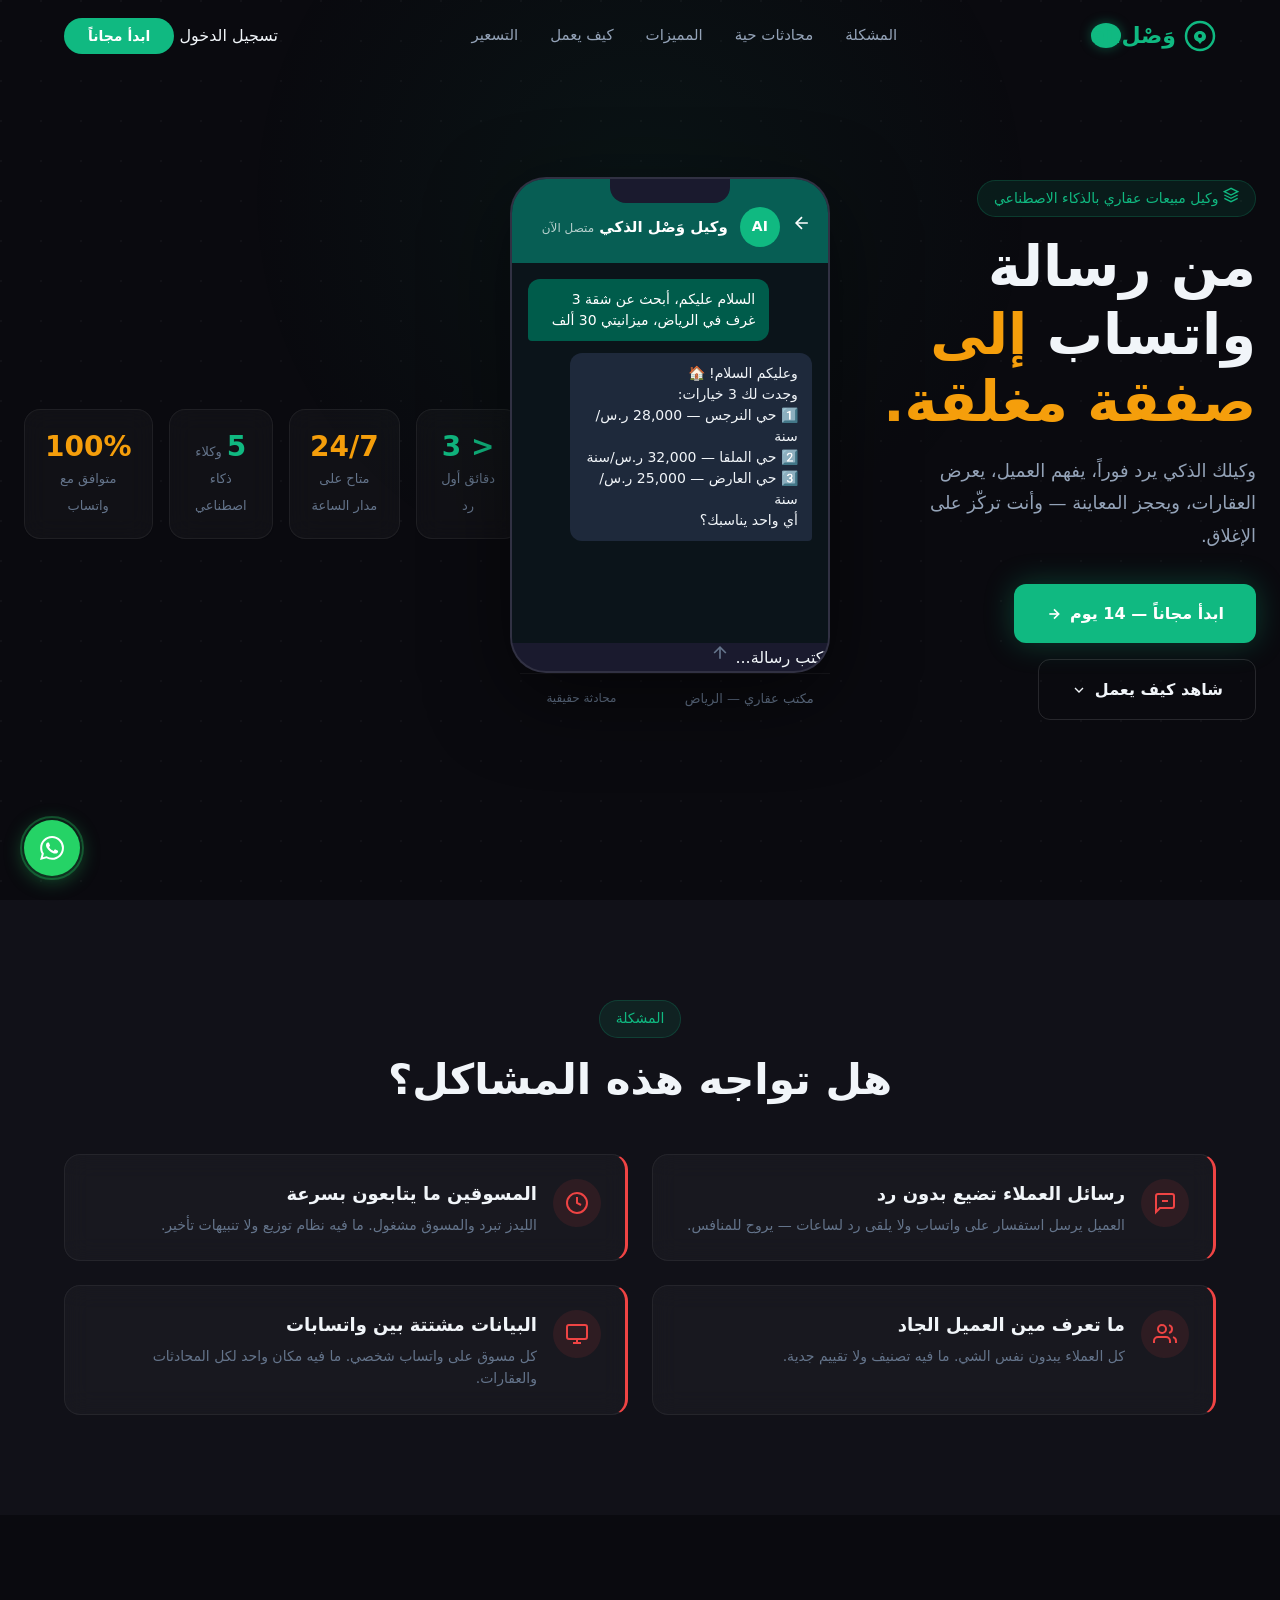
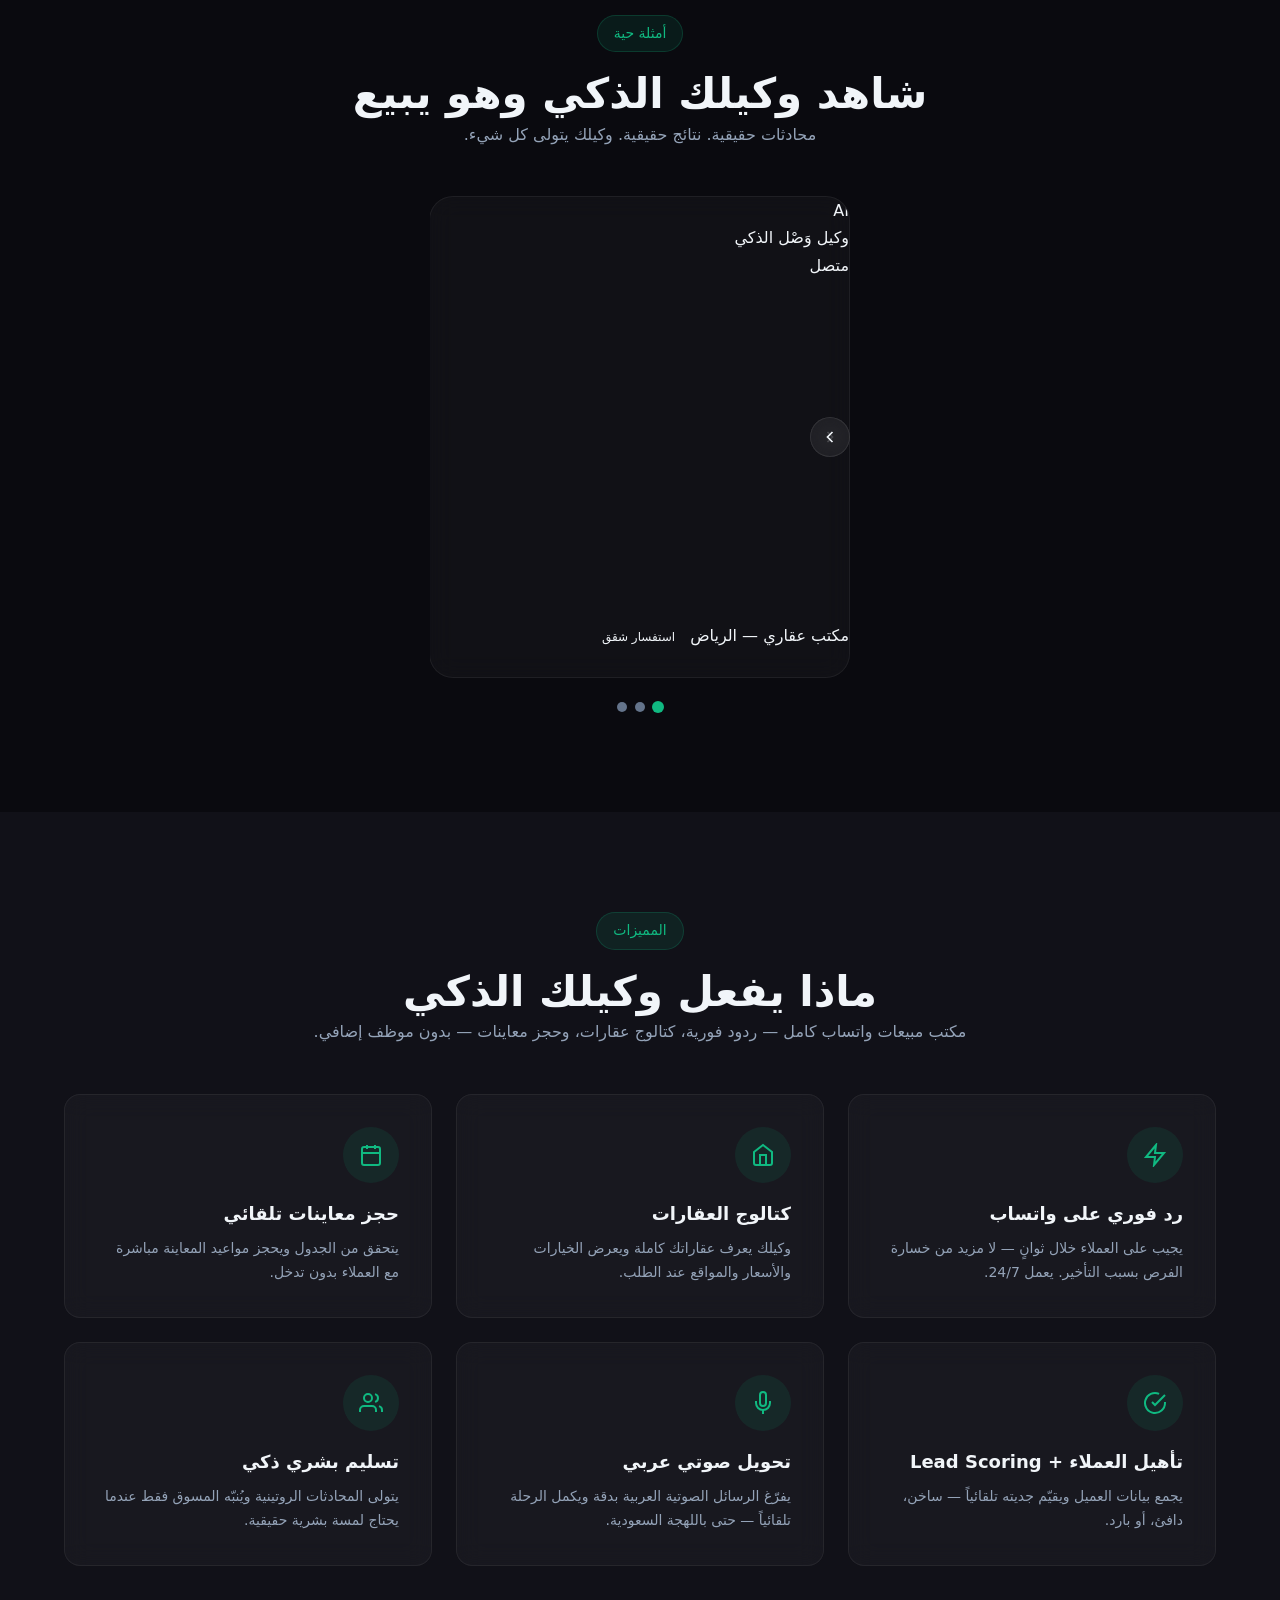
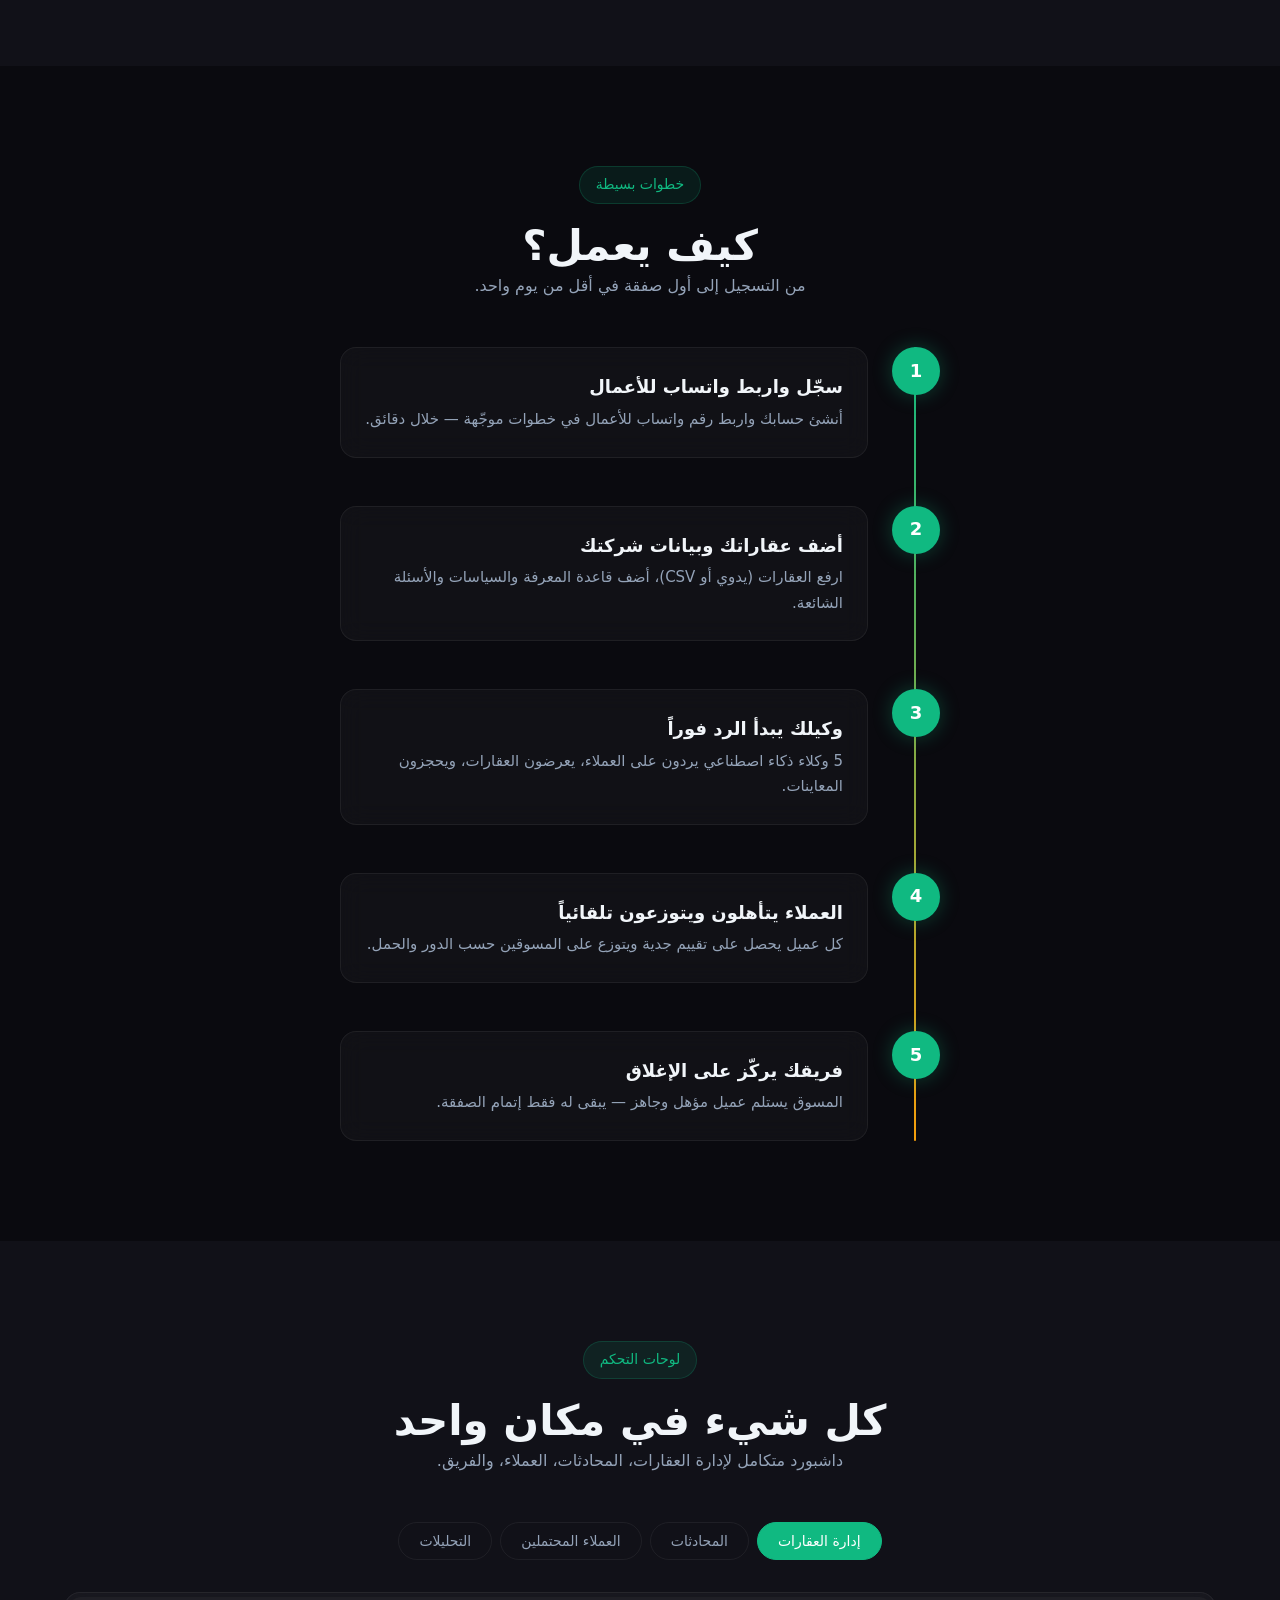
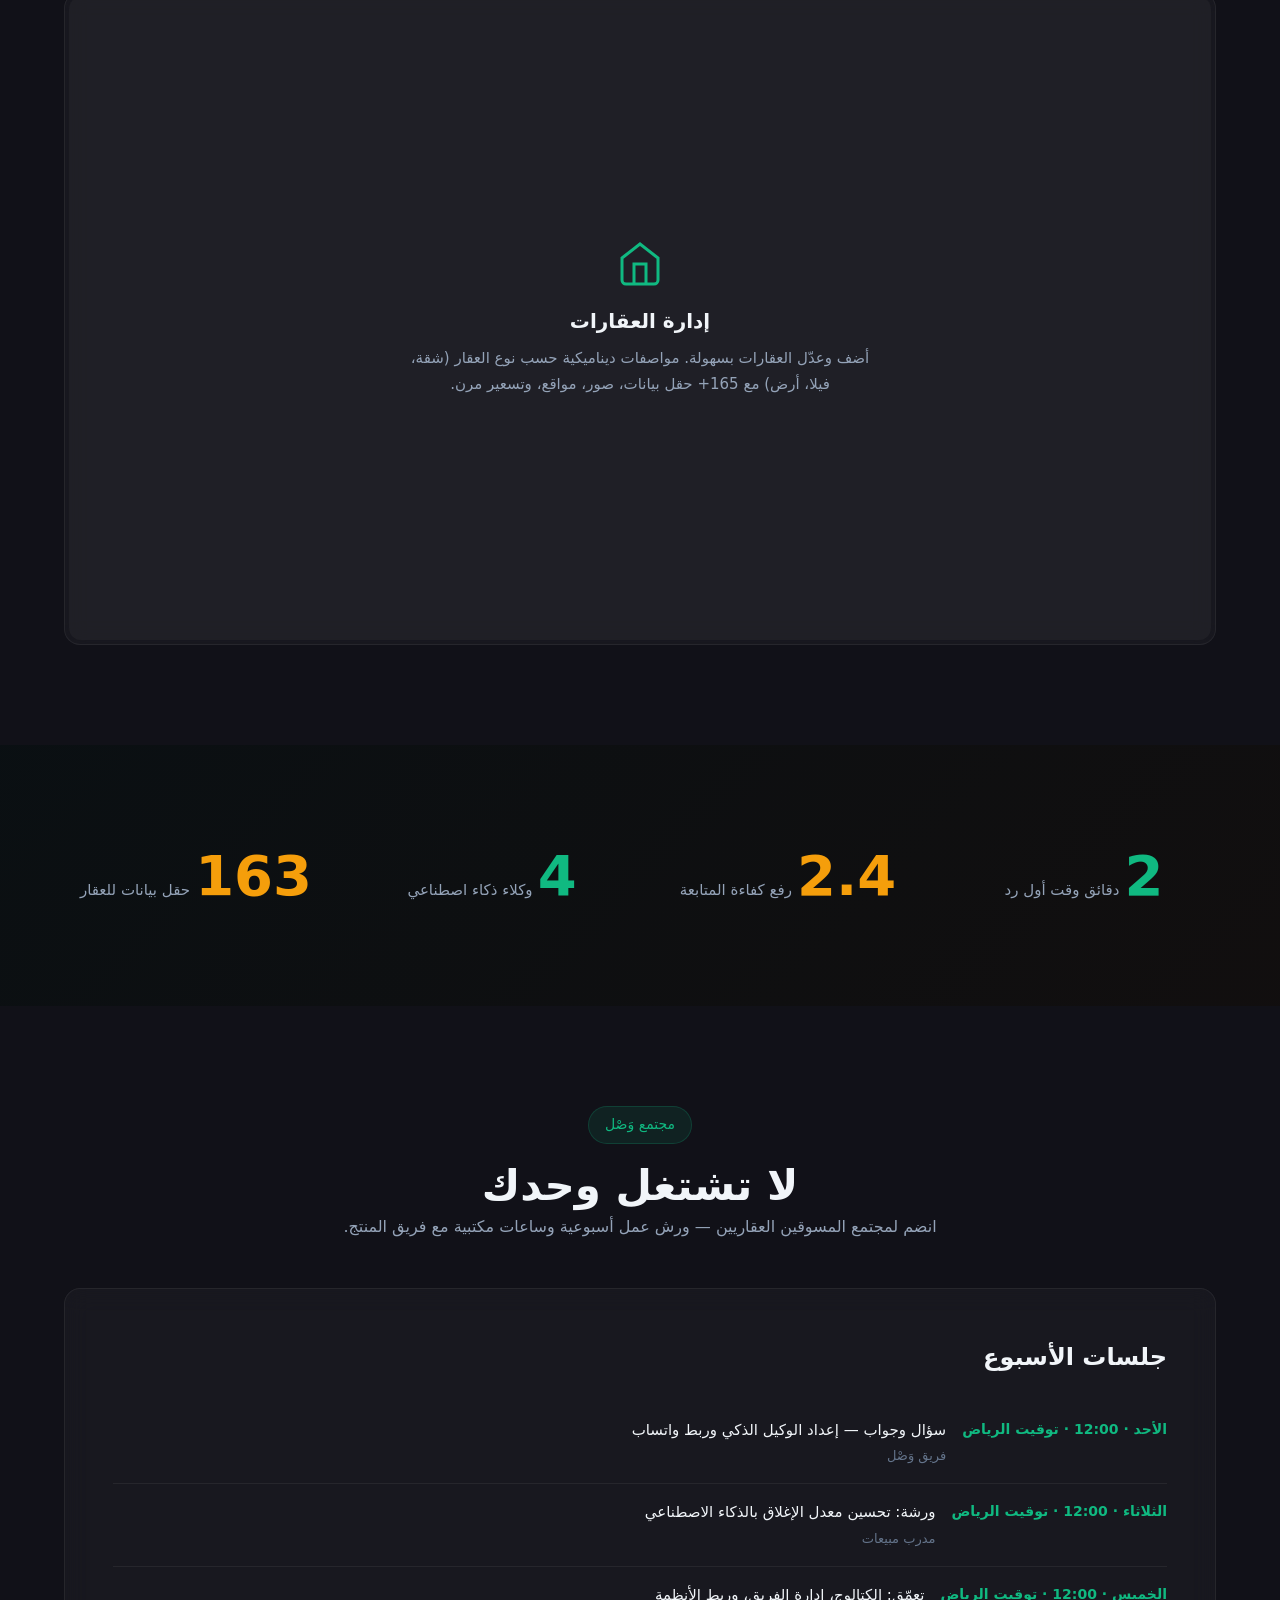
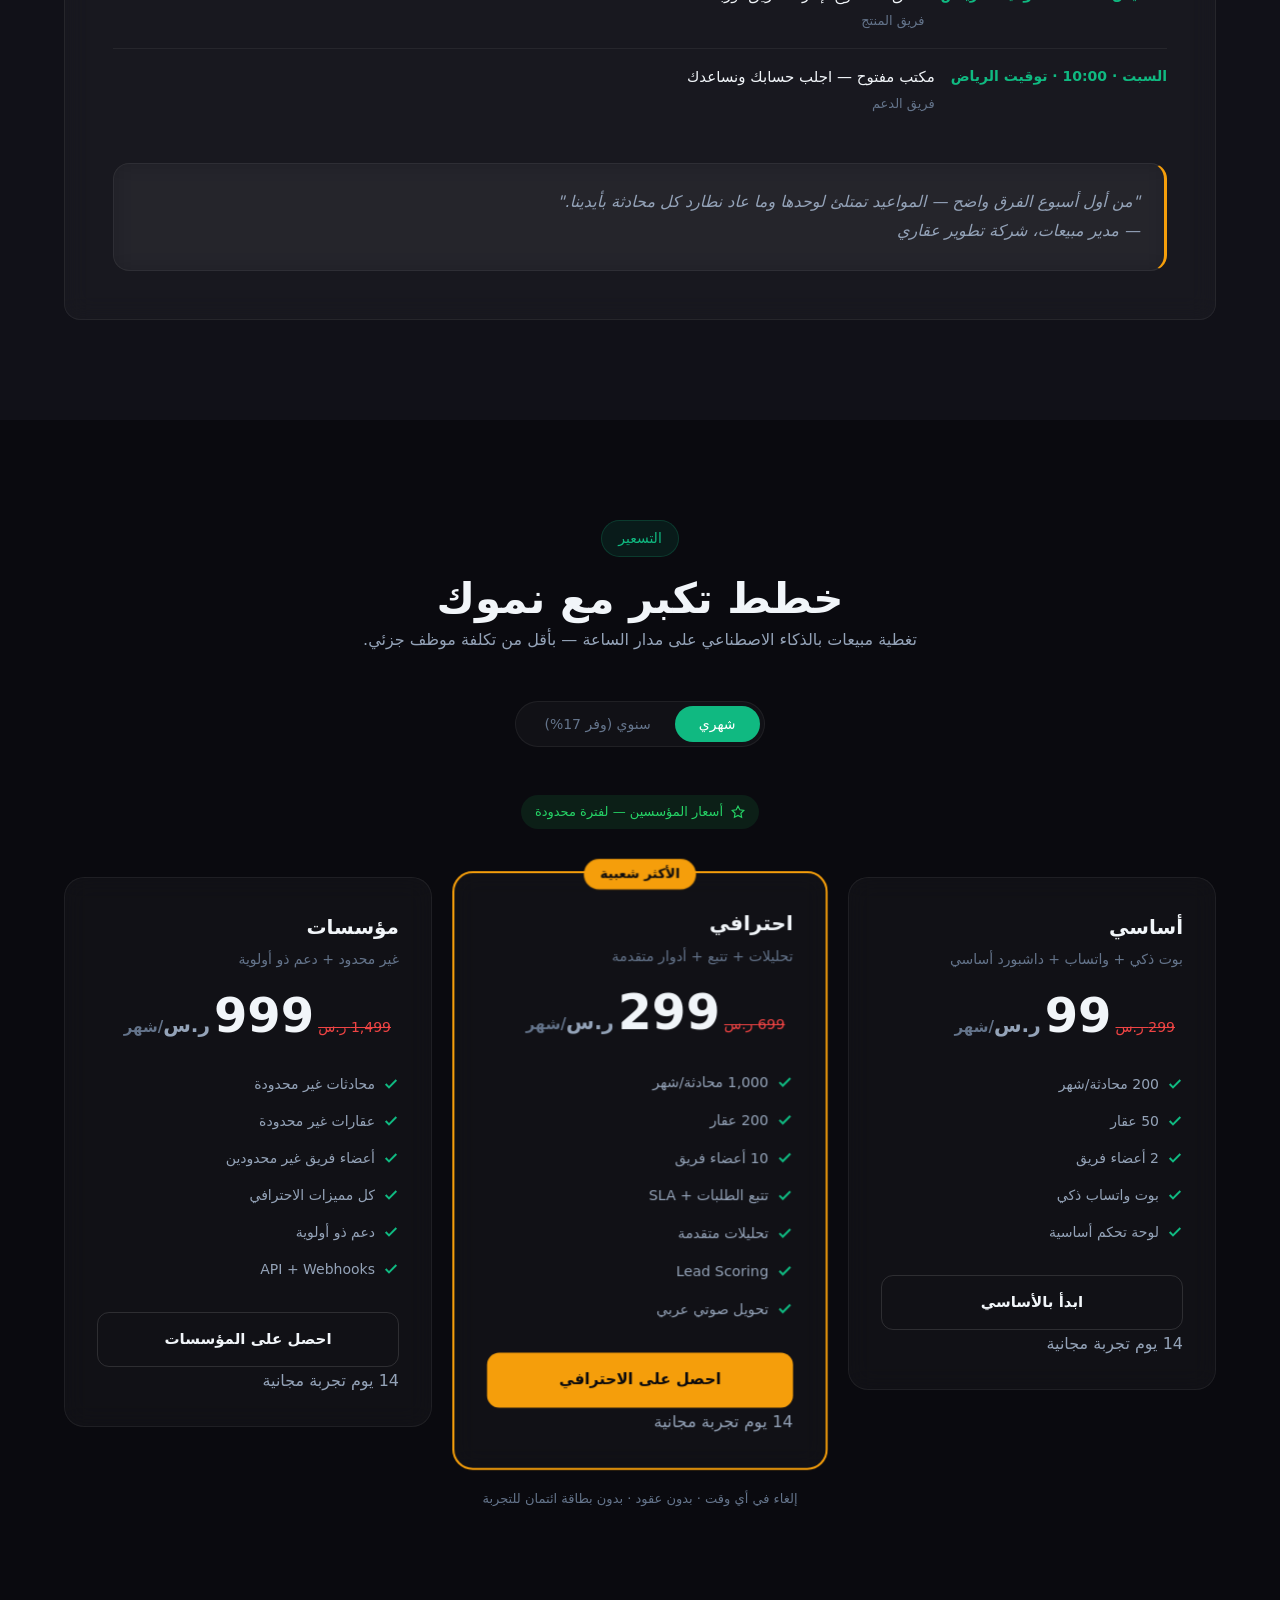
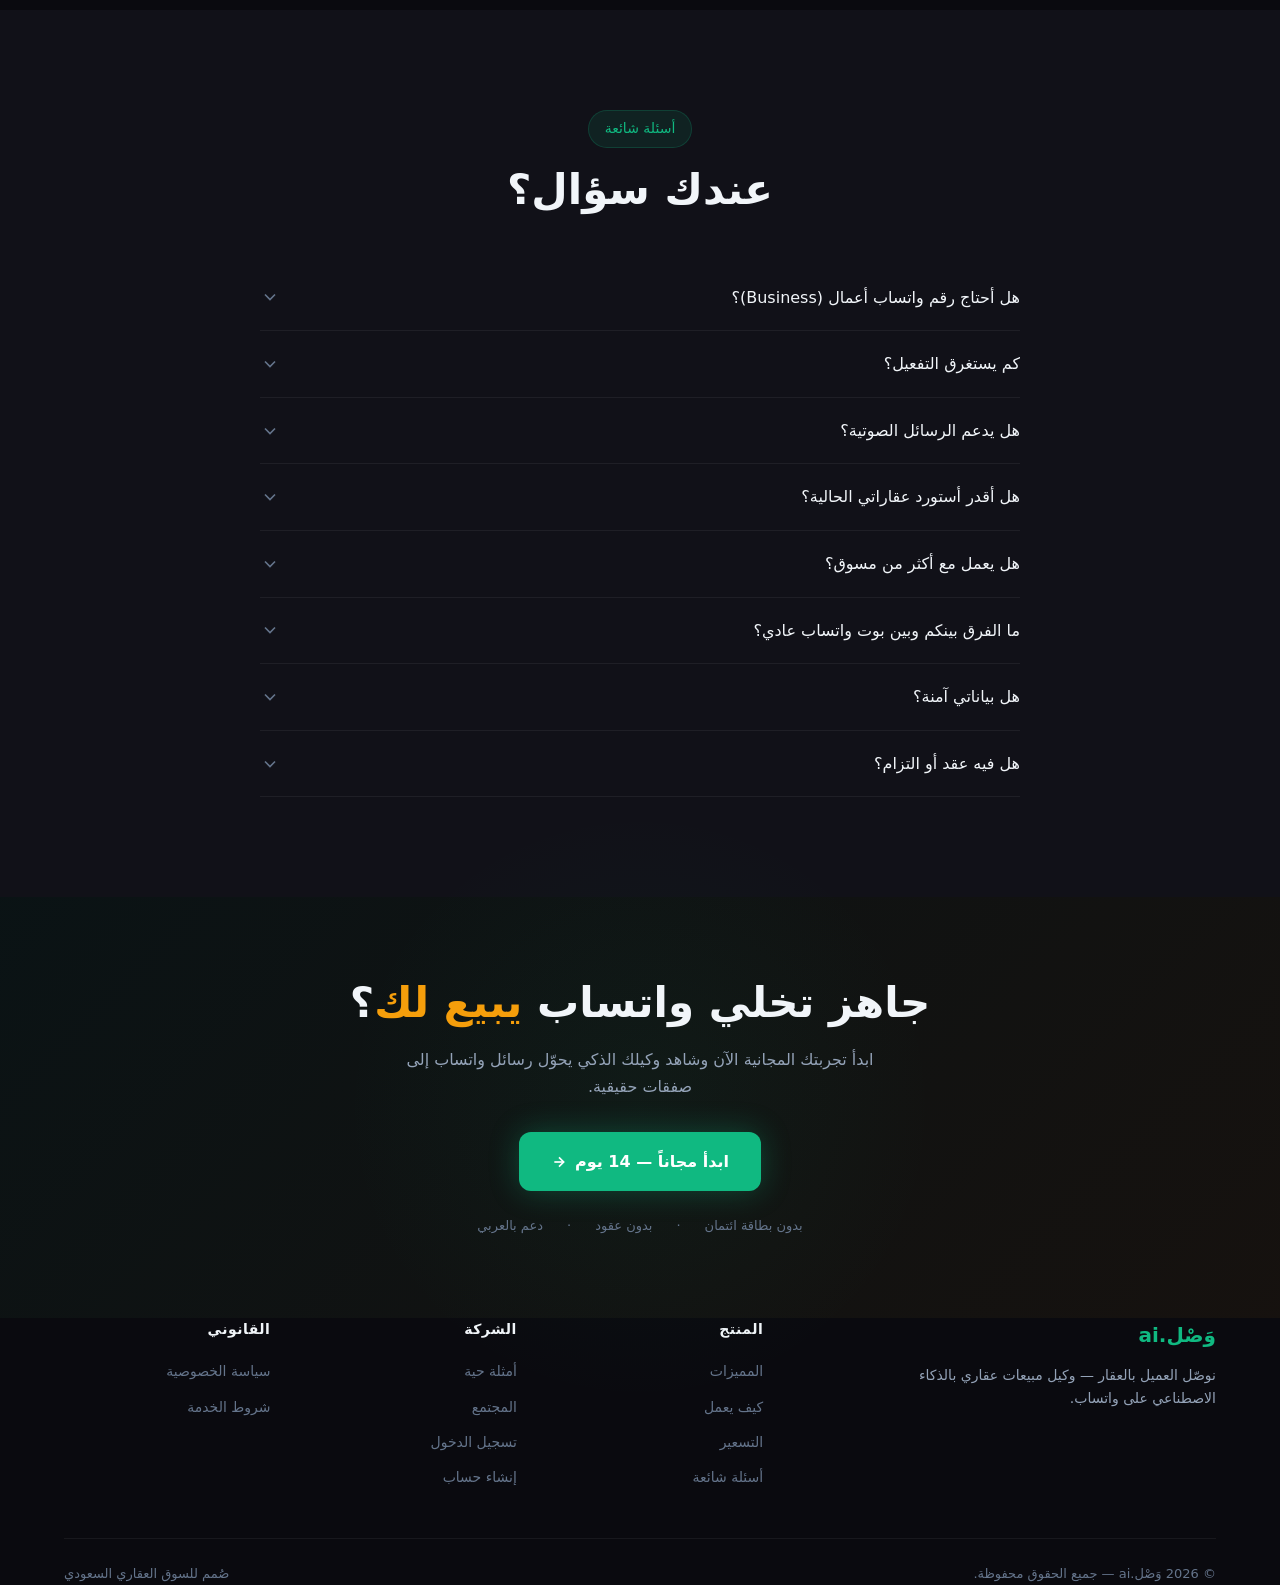
<file: index.html>
<!DOCTYPE html>
<html lang="ar" dir="rtl">
<head>
  <meta charset="UTF-8">
  <meta name="viewport" content="width=device-width, initial-scale=1.0">
  <meta http-equiv="Content-Security-Policy" content="default-src 'self'; script-src 'self'; style-src 'self' 'unsafe-inline' https://fonts.googleapis.com; font-src 'self' https://fonts.gstatic.com; img-src 'self' data: https:; connect-src 'self' https://smartsapp.net;">
  <title>وَصْل.ai | وكيلك العقاري الذكي على واتساب</title>
  <meta name="description" content="وَصْل.ai — وكيل مبيعات عقاري بالذكاء الاصطناعي على واتساب. يرد فوراً، يعرض العقارات، ويحجز المعاينات تلقائياً. من رسالة واتساب إلى صفقة مغلقة.">
  <meta name="robots" content="index, follow">
  <meta name="theme-color" content="#10b981">

  <!-- Canonical -->
  <link rel="canonical" href="https://smartsapp.net/">

  <!-- Open Graph -->
  <meta property="og:title" content="وَصْل.ai | وكيلك العقاري الذكي على واتساب">
  <meta property="og:description" content="وكيل مبيعات عقاري بالذكاء الاصطناعي. يرد فوراً ويحجز المعاينات تلقائياً — من رسالة واتساب إلى صفقة مغلقة.">
  <meta property="og:type" content="website">
  <meta property="og:image" content="https://smartsapp.net/images/og-cover.svg">
  <meta property="og:image:width" content="1200">
  <meta property="og:image:height" content="630">
  <meta property="og:url" content="https://smartsapp.net/">
  <meta property="og:locale" content="ar_SA">

  <!-- Twitter Card -->
  <meta name="twitter:card" content="summary_large_image">
  <meta name="twitter:title" content="وَصْل.ai | وكيلك العقاري الذكي على واتساب">
  <meta name="twitter:description" content="وكيل مبيعات عقاري بالذكاء الاصطناعي. يرد فوراً ويحجز المعاينات تلقائياً.">
  <meta name="twitter:image" content="https://smartsapp.net/images/og-cover.svg">

  <!-- JSON-LD -->
  <script type="application/ld+json">
  {
    "@context": "https://schema.org",
    "@graph": [
      {
        "@type": "Organization",
        "name": "وَصْل.ai",
        "alternateName": "Wasl AI",
        "url": "https://smartsapp.net/",
        "description": "وكيل مبيعات عقاري بالذكاء الاصطناعي على واتساب",
        "address": {
          "@type": "PostalAddress",
          "addressCountry": "SA"
        }
      },
      {
        "@type": "SoftwareApplication",
        "name": "وَصْل.ai",
        "applicationCategory": "BusinessApplication",
        "operatingSystem": "Web",
        "description": "منصة مبيعات عقارية ذكية مدعومة بالذكاء الاصطناعي عبر واتساب",
        "offers": {
          "@type": "AggregateOffer",
          "lowPrice": "82",
          "highPrice": "832",
          "priceCurrency": "SAR"
        }
      }
    ]
  }
  </script>

  <!-- Favicon -->
  <link rel="icon" href="images/favicon.svg" type="image/svg+xml">

  <!-- Preconnect -->
  <link rel="preconnect" href="https://fonts.googleapis.com">
  <link rel="preconnect" href="https://fonts.gstatic.com" crossorigin>

  <!-- Font preload -->
  <link rel="preload" href="https://fonts.googleapis.com/css2?family=IBM+Plex+Sans+Arabic:wght@400;500;600;700&family=Inter:wght@400;500;600&display=swap" as="style">

  <!-- Stylesheet -->
  <link rel="preload" href="css/styles.css" as="style">
  <link rel="stylesheet" href="css/styles.css">
</head>
<body>
  <!-- Skip to content -->
  <a href="#main-content" class="sr-only">تخطي إلى المحتوى</a>

  <!-- ========== NAVBAR ========== -->
  <header class="navbar" role="banner">
    <div class="container navbar-inner">
      <a href="/" class="navbar-brand" aria-label="وَصْل.ai — الصفحة الرئيسية">
        <svg class="brand-icon" width="32" height="32" viewBox="0 0 32 32" fill="none" aria-hidden="true">
          <circle cx="16" cy="16" r="14" stroke="#10b981" stroke-width="2.5" fill="none"/>
          <path d="M10 16.5C10 13.5 12.5 11 16 11C19.5 11 22 13.5 22 16.5C22 19 20.5 21 18 21.5L16 24L14 21.5C11.5 21 10 19 10 16.5Z" fill="#10b981"/>
          <circle cx="16" cy="16" r="2" fill="#0a0a0f"/>
        </svg>
        <span class="brand-text">وَصْل<span class="brand-dot">.ai</span></span>
      </a>

      <nav class="nav-links" aria-label="التنقل الرئيسي">
        <a href="#problems">المشكلة</a>
        <a href="#showcase">محادثات حية</a>
        <a href="#features">المميزات</a>
        <a href="#how-it-works">كيف يعمل</a>
        <a href="#pricing">التسعير</a>
      </nav>

      <div class="navbar-actions">
        <a href="https://smartsapp.net/login" class="nav-login">تسجيل الدخول</a>
        <a href="https://smartsapp.net/register" class="btn-nav">ابدأ مجاناً</a>
      </div>

      <button class="menu-toggle" aria-label="فتح القائمة" aria-expanded="false">
        <span class="hamburger-line"></span>
        <span class="hamburger-line"></span>
        <span class="hamburger-line"></span>
      </button>
    </div>

    <!-- Mobile Menu -->
    <nav class="mobile-menu" aria-label="القائمة الجوالة">
      <a href="#problems">المشكلة</a>
      <a href="#showcase">محادثات حية</a>
      <a href="#features">المميزات</a>
      <a href="#how-it-works">كيف يعمل</a>
      <a href="#pricing">التسعير</a>
      <a href="https://smartsapp.net/login">تسجيل الدخول</a>
      <a href="https://smartsapp.net/register" class="btn-primary" style="text-align:center;margin-top:16px;">ابدأ مجاناً</a>
    </nav>
  </header>

  <main id="main-content">

    <!-- ========== SECTION 1: HERO ========== -->
    <section id="hero" class="hero-section">
      <div class="container hero-grid">
        <!-- Text Side -->
        <div class="hero-content">
          <span class="section-badge reveal">
            <svg width="16" height="16" viewBox="0 0 24 24" fill="none" stroke="currentColor" stroke-width="2" aria-hidden="true"><path d="M12 2L2 7l10 5 10-5-10-5z"/><path d="M2 17l10 5 10-5"/><path d="M2 12l10 5 10-5"/></svg>
            وكيل مبيعات عقاري بالذكاء الاصطناعي
          </span>
          <h1 class="hero-title reveal reveal-delay-1">
            من رسالة واتساب
            <span class="gold-text">إلى صفقة مغلقة.</span>
          </h1>
          <p class="hero-description reveal reveal-delay-2">
            وكيلك الذكي يرد فوراً، يفهم العميل، يعرض العقارات، ويحجز المعاينة — وأنت تركّز على الإغلاق.
          </p>
          <div class="hero-buttons reveal reveal-delay-3">
            <a href="https://smartsapp.net/register" class="btn-primary">
              ابدأ مجاناً — 14 يوم
              <svg width="16" height="16" viewBox="0 0 24 24" fill="none" stroke="currentColor" stroke-width="2.5" aria-hidden="true"><path d="M5 12h14"/><path d="M12 5l7 7-7 7"/></svg>
            </a>
            <a href="#showcase" class="btn-secondary">
              شاهد كيف يعمل
              <svg width="16" height="16" viewBox="0 0 24 24" fill="none" stroke="currentColor" stroke-width="2" aria-hidden="true"><path d="M6 9l6 6 6-6"/></svg>
            </a>
          </div>
        </div>

        <!-- Phone Mockup Side -->
        <div class="hero-phone reveal reveal-delay-2" id="hero-chat">
          <div class="phone-mockup">
            <div class="phone-notch"></div>
            <div class="phone-header">
              <div class="phone-back">
                <svg width="20" height="20" viewBox="0 0 24 24" fill="none" stroke="white" stroke-width="2" aria-hidden="true"><path d="M19 12H5"/><path d="M12 19l-7-7 7-7"/></svg>
              </div>
              <div class="phone-avatar">AI</div>
              <div class="phone-info">
                <span class="phone-name">وكيل وَصْل الذكي</span>
                <span class="phone-status">متصل الآن</span>
              </div>
            </div>
            <div class="phone-messages">
              <!-- Messages injected by JS -->
            </div>
            <div class="phone-input">
              <span>اكتب رسالة...</span>
              <svg width="20" height="20" viewBox="0 0 24 24" fill="none" stroke="#64748b" stroke-width="2" aria-hidden="true"><path d="M12 19V5"/><path d="M5 12l7-7 7 7"/></svg>
            </div>
          </div>
          <div class="chat-tag">
            <span class="chat-tag-text">مكتب عقاري — الرياض</span>
            <span class="chat-tag-badge">محادثة حقيقية</span>
          </div>
        </div>
      </div>

      <!-- Stats Bar -->
      <div class="container">
        <div class="stats-bar reveal reveal-delay-4">
          <div class="stat-item glass-card">
            <span class="stat-number text-brand" data-counter="3">&lt; 3</span>
            <span class="stat-label">دقائق أول رد</span>
          </div>
          <div class="stat-item glass-card">
            <span class="stat-number text-accent">24/7</span>
            <span class="stat-label">متاح على مدار الساعة</span>
          </div>
          <div class="stat-item glass-card">
            <span class="stat-number text-brand" data-counter="5">5</span>
            <span class="stat-label">وكلاء ذكاء اصطناعي</span>
          </div>
          <div class="stat-item glass-card">
            <span class="stat-number text-accent">100%</span>
            <span class="stat-label">متوافق مع واتساب</span>
          </div>
        </div>
      </div>
    </section>

    <!-- ========== SECTION 2: PAIN POINTS ========== -->
    <section id="problems" class="section-alt">
      <div class="container">
        <div class="text-center mb-48">
          <span class="section-badge reveal">المشكلة</span>
          <h2 class="reveal reveal-delay-1">هل تواجه هذه المشاكل؟</h2>
        </div>
        <div class="grid-2 gap-24">
          <div class="pain-card glass-card reveal reveal-delay-1">
            <div class="pain-icon">
              <svg width="24" height="24" viewBox="0 0 24 24" fill="none" stroke="currentColor" stroke-width="2" aria-hidden="true"><path d="M21 15a2 2 0 01-2 2H7l-4 4V5a2 2 0 012-2h14a2 2 0 012 2z"/><line x1="9" y1="10" x2="15" y2="10"/></svg>
            </div>
            <div class="pain-text">
              <h3>رسائل العملاء تضيع بدون رد</h3>
              <p>العميل يرسل استفسار على واتساب ولا يلقى رد لساعات — يروح للمنافس.</p>
            </div>
          </div>
          <div class="pain-card glass-card reveal reveal-delay-2">
            <div class="pain-icon">
              <svg width="24" height="24" viewBox="0 0 24 24" fill="none" stroke="currentColor" stroke-width="2" aria-hidden="true"><circle cx="12" cy="12" r="10"/><path d="M12 6v6l4 2"/></svg>
            </div>
            <div class="pain-text">
              <h3>المسوقين ما يتابعون بسرعة</h3>
              <p>الليدز تبرد والمسوق مشغول. ما فيه نظام توزيع ولا تنبيهات تأخير.</p>
            </div>
          </div>
          <div class="pain-card glass-card reveal reveal-delay-3">
            <div class="pain-icon">
              <svg width="24" height="24" viewBox="0 0 24 24" fill="none" stroke="currentColor" stroke-width="2" aria-hidden="true"><path d="M17 21v-2a4 4 0 00-4-4H5a4 4 0 00-4 4v2"/><circle cx="9" cy="7" r="4"/><path d="M23 21v-2a4 4 0 00-3-3.87"/><path d="M16 3.13a4 4 0 010 7.75"/></svg>
            </div>
            <div class="pain-text">
              <h3>ما تعرف مين العميل الجاد</h3>
              <p>كل العملاء يبدون نفس الشي. ما فيه تصنيف ولا تقييم جدية.</p>
            </div>
          </div>
          <div class="pain-card glass-card reveal reveal-delay-4">
            <div class="pain-icon">
              <svg width="24" height="24" viewBox="0 0 24 24" fill="none" stroke="currentColor" stroke-width="2" aria-hidden="true"><rect x="2" y="3" width="20" height="14" rx="2"/><line x1="8" y1="21" x2="16" y2="21"/><line x1="12" y1="17" x2="12" y2="21"/></svg>
            </div>
            <div class="pain-text">
              <h3>البيانات مشتتة بين واتسابات</h3>
              <p>كل مسوق على واتساب شخصي. ما فيه مكان واحد لكل المحادثات والعقارات.</p>
            </div>
          </div>
        </div>
      </div>
    </section>

    <!-- ========== SECTION 3: LIVE CHAT DEMOS ========== -->
    <section id="showcase">
      <div class="container">
        <div class="text-center mb-48">
          <span class="section-badge reveal">أمثلة حية</span>
          <h2 class="reveal reveal-delay-1">شاهد وكيلك الذكي وهو يبيع</h2>
          <p class="text-secondary reveal reveal-delay-2">محادثات حقيقية. نتائج حقيقية. وكيلك يتولى كل شيء.</p>
        </div>

        <div class="chat-carousel reveal reveal-delay-2">
          <button class="carousel-btn carousel-btn-prev" aria-label="السابق">
            <svg width="20" height="20" viewBox="0 0 24 24" fill="none" stroke="currentColor" stroke-width="2"><path d="M9 18l6-6-6-6"/></svg>
          </button>

          <div class="carousel-viewport">
            <div class="chat-track">
              <!-- Chat Card 1: استفسار شقق -->
              <div class="chat-card glass-card">
                <div class="chat-card-header">
                  <div class="chat-card-avatar">AI</div>
                  <div>
                    <div class="chat-card-name">وكيل وَصْل الذكي</div>
                    <div class="chat-card-status">
                      <span class="status-dot"></span> متصل
                    </div>
                  </div>
                </div>
                <div class="chat-card-messages">
                  <div class="msg msg-user">السلام عليكم، أبحث عن شقة 3 غرف في الرياض، ميزانيتي 30 ألف</div>
                  <div class="msg msg-bot">وعليكم السلام! 🏠<br>وجدت لك 3 خيارات:<br>1️⃣ حي النرجس — 28,000 ر.س/سنة<br>2️⃣ حي الملقا — 32,000 ر.س/سنة<br>3️⃣ حي العارض — 25,000 ر.س/سنة<br>أي واحد يناسبك؟</div>
                  <div class="msg msg-user">الأول 👍</div>
                  <div class="msg msg-bot">✅ تم حجز معاينة يوم الأحد 3:00 م<br>سيتواصل معك المسوق أحمد خلال دقائق</div>
                </div>
                <div class="chat-card-tag">
                  <span>مكتب عقاري — الرياض</span>
                  <span class="chat-tag-badge">استفسار شقق</span>
                </div>
              </div>

              <!-- Chat Card 2: رسالة صوتية -->
              <div class="chat-card glass-card">
                <div class="chat-card-header">
                  <div class="chat-card-avatar">AI</div>
                  <div>
                    <div class="chat-card-name">وكيل وَصْل الذكي</div>
                    <div class="chat-card-status">
                      <span class="status-dot"></span> متصل
                    </div>
                  </div>
                </div>
                <div class="chat-card-messages">
                  <div class="msg msg-user">
                    <div class="voice-msg">
                      <span class="voice-icon">🎤</span>
                      <span class="voice-wave">▁▃▅▇▅▃▁▃▅▇▅▃▁</span>
                      <span class="voice-time">0:12</span>
                    </div>
                  </div>
                  <div class="msg msg-bot">فهمت طلبك — تبحث عن فيلا في شمال جدة،<br>4 غرف نوم، ميزانية حوالي مليون ونص.<br>عندي خيارين ممتازين:</div>
                  <div class="msg msg-bot">1️⃣ فيلا حي الشاطئ — 1,400,000 ر.س<br>2️⃣ فيلا حي أبحر — 1,550,000 ر.س<br>تبي تفاصيل أكثر؟</div>
                  <div class="msg msg-user">الثانية، أبي أشوفها</div>
                  <div class="msg msg-bot">✅ تم حجز معاينة يوم الثلاثاء 5:00 م<br>الموقع: أبحر الشمالية<br>سيتواصل معك المستشار سعد</div>
                </div>
                <div class="chat-card-tag">
                  <span>شركة تطوير — جدة</span>
                  <span class="chat-tag-badge">رسالة صوتية</span>
                </div>
              </div>

              <!-- Chat Card 3: متابعة عميل ساخن -->
              <div class="chat-card glass-card">
                <div class="chat-card-header">
                  <div class="chat-card-avatar">AI</div>
                  <div>
                    <div class="chat-card-name">وكيل وَصْل الذكي</div>
                    <div class="chat-card-status">
                      <span class="status-dot"></span> متصل
                    </div>
                  </div>
                </div>
                <div class="chat-card-messages">
                  <div class="msg msg-bot">مرحبا أخ فهد! بخصوص فيلا حي الياسمين<br>اللي عجبتك أمس — المالك وافق على السعر.</div>
                  <div class="msg msg-bot">تبي نثبت الحجز اليوم؟ 🔑</div>
                  <div class="msg msg-user">تمام، أبيها 🔥</div>
                  <div class="msg msg-bot">ممتاز! حولت المحادثة للمستشار خالد<br>لإتمام الإجراءات. سيتواصل معك الآن. ✅</div>
                </div>
                <div class="chat-card-tag">
                  <span>وكالة عقارية — الدمام</span>
                  <span class="chat-tag-badge">متابعة ساخنة</span>
                </div>
              </div>
            </div>
          </div>

          <button class="carousel-btn carousel-btn-next" aria-label="التالي">
            <svg width="20" height="20" viewBox="0 0 24 24" fill="none" stroke="currentColor" stroke-width="2"><path d="M15 18l-6-6 6-6"/></svg>
          </button>
        </div>

        <div class="carousel-dots">
          <button class="carousel-dot active" data-index="0" aria-label="محادثة استفسار شقق في الرياض"></button>
          <button class="carousel-dot" data-index="1" aria-label="محادثة رسالة صوتية لفيلا في جدة"></button>
          <button class="carousel-dot" data-index="2" aria-label="محادثة متابعة عميل ساخن في الدمام"></button>
        </div>
      </div>
    </section>

    <!-- ========== SECTION 4: FEATURES ========== -->
    <section id="features" class="section-alt">
      <div class="container">
        <div class="text-center mb-48">
          <span class="section-badge reveal">المميزات</span>
          <h2 class="reveal reveal-delay-1">ماذا يفعل وكيلك الذكي</h2>
          <p class="text-secondary reveal reveal-delay-2">مكتب مبيعات واتساب كامل — ردود فورية، كتالوج عقارات، وحجز معاينات — بدون موظف إضافي.</p>
        </div>

        <div class="grid-3 gap-24">
          <div class="feature-card glass-card reveal reveal-delay-1">
            <div class="feature-icon">
              <svg width="24" height="24" viewBox="0 0 24 24" fill="none" stroke="currentColor" stroke-width="2" aria-hidden="true"><path d="M13 2L3 14h9l-1 8 10-12h-9l1-8z"/></svg>
            </div>
            <h3>رد فوري على واتساب</h3>
            <p>يجيب على العملاء خلال ثوانٍ — لا مزيد من خسارة الفرص بسبب التأخير. يعمل 24/7.</p>
          </div>
          <div class="feature-card glass-card reveal reveal-delay-2">
            <div class="feature-icon">
              <svg width="24" height="24" viewBox="0 0 24 24" fill="none" stroke="currentColor" stroke-width="2" aria-hidden="true"><path d="M3 9l9-7 9 7v11a2 2 0 01-2 2H5a2 2 0 01-2-2z"/><polyline points="9 22 9 12 15 12 15 22"/></svg>
            </div>
            <h3>كتالوج العقارات</h3>
            <p>وكيلك يعرف عقاراتك كاملة ويعرض الخيارات والأسعار والمواقع عند الطلب.</p>
          </div>
          <div class="feature-card glass-card reveal reveal-delay-3">
            <div class="feature-icon">
              <svg width="24" height="24" viewBox="0 0 24 24" fill="none" stroke="currentColor" stroke-width="2" aria-hidden="true"><rect x="3" y="4" width="18" height="18" rx="2"/><line x1="16" y1="2" x2="16" y2="6"/><line x1="8" y1="2" x2="8" y2="6"/><line x1="3" y1="10" x2="21" y2="10"/></svg>
            </div>
            <h3>حجز معاينات تلقائي</h3>
            <p>يتحقق من الجدول ويحجز مواعيد المعاينة مباشرة مع العملاء بدون تدخل.</p>
          </div>
          <div class="feature-card glass-card reveal reveal-delay-4">
            <div class="feature-icon">
              <svg width="24" height="24" viewBox="0 0 24 24" fill="none" stroke="currentColor" stroke-width="2" aria-hidden="true"><path d="M22 11.08V12a10 10 0 11-5.93-9.14"/><polyline points="22 4 12 14.01 9 11.01"/></svg>
            </div>
            <h3>تأهيل العملاء + Lead Scoring</h3>
            <p>يجمع بيانات العميل ويقيّم جديته تلقائياً — ساخن، دافئ، أو بارد.</p>
          </div>
          <div class="feature-card glass-card reveal reveal-delay-5">
            <div class="feature-icon">
              <svg width="24" height="24" viewBox="0 0 24 24" fill="none" stroke="currentColor" stroke-width="2" aria-hidden="true"><path d="M12 1a3 3 0 00-3 3v8a3 3 0 006 0V4a3 3 0 00-3-3z"/><path d="M19 10v2a7 7 0 01-14 0v-2"/><line x1="12" y1="19" x2="12" y2="23"/></svg>
            </div>
            <h3>تحويل صوتي عربي</h3>
            <p>يفرّغ الرسائل الصوتية العربية بدقة ويكمل الرحلة تلقائياً — حتى باللهجة السعودية.</p>
          </div>
          <div class="feature-card glass-card reveal reveal-delay-6">
            <div class="feature-icon">
              <svg width="24" height="24" viewBox="0 0 24 24" fill="none" stroke="currentColor" stroke-width="2" aria-hidden="true"><path d="M17 21v-2a4 4 0 00-4-4H5a4 4 0 00-4 4v2"/><circle cx="9" cy="7" r="4"/><path d="M23 21v-2a4 4 0 00-3-3.87"/><path d="M16 3.13a4 4 0 010 7.75"/></svg>
            </div>
            <h3>تسليم بشري ذكي</h3>
            <p>يتولى المحادثات الروتينية ويُنبّه المسوق فقط عندما يحتاج لمسة بشرية حقيقية.</p>
          </div>
        </div>
      </div>
    </section>

    <!-- ========== SECTION 5: HOW IT WORKS ========== -->
    <section id="how-it-works">
      <div class="container">
        <div class="text-center mb-48">
          <span class="section-badge reveal">خطوات بسيطة</span>
          <h2 class="reveal reveal-delay-1">كيف يعمل؟</h2>
          <p class="text-secondary reveal reveal-delay-2">من التسجيل إلى أول صفقة في أقل من يوم واحد.</p>
        </div>

        <div class="timeline">
          <div class="timeline-step reveal">
            <div class="step-number">1</div>
            <div class="step-content glass-card">
              <h3>سجّل واربط واتساب للأعمال</h3>
              <p>أنشئ حسابك واربط رقم واتساب للأعمال في خطوات موجّهة — خلال دقائق.</p>
            </div>
          </div>
          <div class="timeline-step reveal reveal-delay-1">
            <div class="step-number">2</div>
            <div class="step-content glass-card">
              <h3>أضف عقاراتك وبيانات شركتك</h3>
              <p>ارفع العقارات (يدوي أو CSV)، أضف قاعدة المعرفة والسياسات والأسئلة الشائعة.</p>
            </div>
          </div>
          <div class="timeline-step reveal reveal-delay-2">
            <div class="step-number">3</div>
            <div class="step-content glass-card">
              <h3>وكيلك يبدأ الرد فوراً</h3>
              <p>5 وكلاء ذكاء اصطناعي يردون على العملاء، يعرضون العقارات، ويحجزون المعاينات.</p>
            </div>
          </div>
          <div class="timeline-step reveal reveal-delay-3">
            <div class="step-number">4</div>
            <div class="step-content glass-card">
              <h3>العملاء يتأهلون ويتوزعون تلقائياً</h3>
              <p>كل عميل يحصل على تقييم جدية ويتوزع على المسوقين حسب الدور والحمل.</p>
            </div>
          </div>
          <div class="timeline-step reveal reveal-delay-4">
            <div class="step-number">5</div>
            <div class="step-content glass-card">
              <h3>فريقك يركّز على الإغلاق</h3>
              <p>المسوق يستلم عميل مؤهل وجاهز — يبقى له فقط إتمام الصفقة.</p>
            </div>
          </div>
        </div>
      </div>
    </section>

    <!-- ========== SECTION 6: DASHBOARD SHOWCASE ========== -->
    <section id="dashboards" class="section-alt">
      <div class="container">
        <div class="text-center mb-48">
          <span class="section-badge reveal">لوحات التحكم</span>
          <h2 class="reveal reveal-delay-1">كل شيء في مكان واحد</h2>
          <p class="text-secondary reveal reveal-delay-2">داشبورد متكامل لإدارة العقارات، المحادثات، العملاء، والفريق.</p>
        </div>

        <div class="dashboard-tabs reveal">
          <button class="tab-btn active" data-tab="properties">إدارة العقارات</button>
          <button class="tab-btn" data-tab="conversations">المحادثات</button>
          <button class="tab-btn" data-tab="leads">العملاء المحتملين</button>
          <button class="tab-btn" data-tab="analytics">التحليلات</button>
        </div>

        <div class="dashboard-preview glass-card reveal reveal-delay-1">
          <div class="dashboard-panel active" data-panel="properties">
            <div class="dashboard-placeholder">
              <svg width="48" height="48" viewBox="0 0 24 24" fill="none" stroke="#10b981" stroke-width="1.5" aria-hidden="true"><path d="M3 9l9-7 9 7v11a2 2 0 01-2 2H5a2 2 0 01-2-2z"/><polyline points="9 22 9 12 15 12 15 22"/></svg>
              <div class="placeholder-content">
                <h3>إدارة العقارات</h3>
                <p>أضف وعدّل العقارات بسهولة. مواصفات ديناميكية حسب نوع العقار (شقة، فيلا، أرض) مع 165+ حقل بيانات، صور، مواقع، وتسعير مرن.</p>
              </div>
            </div>
          </div>
          <div class="dashboard-panel" data-panel="conversations">
            <div class="dashboard-placeholder">
              <svg width="48" height="48" viewBox="0 0 24 24" fill="none" stroke="#10b981" stroke-width="1.5" aria-hidden="true"><path d="M21 15a2 2 0 01-2 2H7l-4 4V5a2 2 0 012-2h14a2 2 0 012 2z"/></svg>
              <div class="placeholder-content">
                <h3>محادثات واتساب المباشرة</h3>
                <p>تابع جميع المحادثات في مكان واحد. شاهد ردود الوكيل الذكي، تدخّل يدوياً عند الحاجة، واستعرض سجل كل عميل بالكامل.</p>
              </div>
            </div>
          </div>
          <div class="dashboard-panel" data-panel="leads">
            <div class="dashboard-placeholder">
              <svg width="48" height="48" viewBox="0 0 24 24" fill="none" stroke="#10b981" stroke-width="1.5" aria-hidden="true"><path d="M17 21v-2a4 4 0 00-4-4H5a4 4 0 00-4 4v2"/><circle cx="9" cy="7" r="4"/></svg>
              <div class="placeholder-content">
                <h3>العملاء المحتملين</h3>
                <p>تصنيف تلقائي: ساخن، دافئ، أو بارد. توزيع ذكي على المسوقين حسب الدور وحمل العمل. تتبع كامل لرحلة العميل من أول رسالة.</p>
              </div>
            </div>
          </div>
          <div class="dashboard-panel" data-panel="analytics">
            <div class="dashboard-placeholder">
              <svg width="48" height="48" viewBox="0 0 24 24" fill="none" stroke="#10b981" stroke-width="1.5" aria-hidden="true"><path d="M18 20V10"/><path d="M12 20V4"/><path d="M6 20v-6"/></svg>
              <div class="placeholder-content">
                <h3>تحليلات الأداء</h3>
                <p>أوقات الرد، معدلات التحويل، أداء كل مسوق، وتقارير شهرية. اعرف بالضبط أين تكسب وأين تخسر فرص البيع.</p>
              </div>
            </div>
          </div>
        </div>
      </div>
    </section>

    <!-- ========== SECTION 7: STATS ========== -->
    <section id="stats">
      <div class="container">
        <div class="stats-grid reveal">
          <div class="stat-block">
            <span class="stat-value text-brand" data-counter="3">&lt; 3</span>
            <span class="stat-desc">دقائق وقت أول رد</span>
          </div>
          <div class="stat-block">
            <span class="stat-value text-accent" data-counter="2.4">2.4x</span>
            <span class="stat-desc">رفع كفاءة المتابعة</span>
          </div>
          <div class="stat-block">
            <span class="stat-value text-brand" data-counter="5">5</span>
            <span class="stat-desc">وكلاء ذكاء اصطناعي</span>
          </div>
          <div class="stat-block">
            <span class="stat-value text-accent" data-counter="165">165+</span>
            <span class="stat-desc">حقل بيانات للعقار</span>
          </div>
        </div>
      </div>
    </section>

    <!-- ========== SECTION 8: COMMUNITY ========== -->
    <section id="community" class="section-alt">
      <div class="container">
        <div class="text-center mb-48">
          <span class="section-badge reveal">مجتمع وَصْل</span>
          <h2 class="reveal reveal-delay-1">لا تشتغل وحدك</h2>
          <p class="text-secondary reveal reveal-delay-2">انضم لمجتمع المسوقين العقاريين — ورش عمل أسبوعية وساعات مكتبية مع فريق المنتج.</p>
        </div>

        <div class="community-card glass-card reveal">
          <div class="schedule-section">
            <h3 class="mb-24">جلسات الأسبوع</h3>
            <ul class="schedule-list">
              <li class="schedule-item">
                <div class="schedule-time">الأحد &middot; 12:00 &middot; توقيت الرياض</div>
                <div class="schedule-info">
                  <div class="schedule-title">سؤال وجواب — إعداد الوكيل الذكي وربط واتساب</div>
                  <div class="schedule-host">فريق وَصْل</div>
                </div>
              </li>
              <li class="schedule-item">
                <div class="schedule-time">الثلاثاء &middot; 12:00 &middot; توقيت الرياض</div>
                <div class="schedule-info">
                  <div class="schedule-title">ورشة: تحسين معدل الإغلاق بالذكاء الاصطناعي</div>
                  <div class="schedule-host">مدرب مبيعات</div>
                </div>
              </li>
              <li class="schedule-item">
                <div class="schedule-time">الخميس &middot; 12:00 &middot; توقيت الرياض</div>
                <div class="schedule-info">
                  <div class="schedule-title">تعمّق: الكتالوج، إدارة الفريق، وربط الأنظمة</div>
                  <div class="schedule-host">فريق المنتج</div>
                </div>
              </li>
              <li class="schedule-item">
                <div class="schedule-time">السبت &middot; 10:00 &middot; توقيت الرياض</div>
                <div class="schedule-info">
                  <div class="schedule-title">مكتب مفتوح — اجلب حسابك ونساعدك</div>
                  <div class="schedule-host">فريق الدعم</div>
                </div>
              </li>
            </ul>
          </div>

          <div class="testimonial-quote">
            <p>"من أول أسبوع الفرق واضح — المواعيد تمتلئ لوحدها وما عاد نطارد كل محادثة بأيدينا."</p>
            <cite>— مدير مبيعات، شركة تطوير عقاري</cite>
          </div>
        </div>
      </div>
    </section>

    <!-- ========== SECTION 9: PRICING ========== -->
    <section id="pricing">
      <div class="container">
        <div class="text-center mb-48">
          <span class="section-badge reveal">التسعير</span>
          <h2 class="reveal reveal-delay-1">خطط تكبر مع نموك</h2>
          <p class="text-secondary reveal reveal-delay-2">تغطية مبيعات بالذكاء الاصطناعي على مدار الساعة — بأقل من تكلفة موظف جزئي.</p>
        </div>

        <!-- Toggle -->
        <div class="pricing-toggle reveal reveal-delay-2">
          <button class="toggle-btn active" data-period="monthly">شهري</button>
          <button class="toggle-btn" data-period="yearly">سنوي <span class="save-badge">(وفر 17%)</span></button>
        </div>

        <!-- Founders Badge -->
        <div class="text-center mb-24 reveal reveal-delay-2">
          <span class="founders-badge">
            <svg width="14" height="14" viewBox="0 0 24 24" fill="none" stroke="currentColor" stroke-width="2"><polygon points="12 2 15.09 8.26 22 9.27 17 14.14 18.18 21.02 12 17.77 5.82 21.02 7 14.14 2 9.27 8.91 8.26 12 2"/></svg>
            أسعار المؤسسين — لفترة محدودة
          </span>
        </div>

        <div class="pricing-grid reveal reveal-delay-3">
          <!-- Basic Plan -->
          <div class="pricing-card glass-card">
            <div class="plan-name">أساسي</div>
            <div class="plan-desc">بوت ذكي + واتساب + داشبورد أساسي</div>
            <div class="plan-price">
              <span class="price-original"><span data-monthly="299" data-yearly="249">299</span> ر.س</span>
              <span class="price-amount" data-monthly="99" data-yearly="82">99</span>
              <span class="price-currency">ر.س<span class="price-period">/شهر</span></span>
            </div>
            <ul class="plan-features">
              <li><svg class="check-icon" width="16" height="16" viewBox="0 0 24 24" fill="none" stroke="#10b981" stroke-width="3" aria-hidden="true"><polyline points="20 6 9 17 4 12"/></svg> 200 محادثة/شهر</li>
              <li><svg class="check-icon" width="16" height="16" viewBox="0 0 24 24" fill="none" stroke="#10b981" stroke-width="3" aria-hidden="true"><polyline points="20 6 9 17 4 12"/></svg> 50 عقار</li>
              <li><svg class="check-icon" width="16" height="16" viewBox="0 0 24 24" fill="none" stroke="#10b981" stroke-width="3" aria-hidden="true"><polyline points="20 6 9 17 4 12"/></svg> 2 أعضاء فريق</li>
              <li><svg class="check-icon" width="16" height="16" viewBox="0 0 24 24" fill="none" stroke="#10b981" stroke-width="3" aria-hidden="true"><polyline points="20 6 9 17 4 12"/></svg> بوت واتساب ذكي</li>
              <li><svg class="check-icon" width="16" height="16" viewBox="0 0 24 24" fill="none" stroke="#10b981" stroke-width="3" aria-hidden="true"><polyline points="20 6 9 17 4 12"/></svg> لوحة تحكم أساسية</li>
            </ul>
            <a href="https://smartsapp.net/register" class="btn-plan">ابدأ بالأساسي</a>
            <p class="plan-trial">14 يوم تجربة مجانية</p>
          </div>

          <!-- Pro Plan (Popular) -->
          <div class="pricing-card glass-card popular">
            <span class="popular-badge">الأكثر شعبية</span>
            <div class="plan-name">احترافي</div>
            <div class="plan-desc">تحليلات + تتبع + أدوار متقدمة</div>
            <div class="plan-price">
              <span class="price-original"><span data-monthly="699" data-yearly="583">699</span> ر.س</span>
              <span class="price-amount" data-monthly="299" data-yearly="249">299</span>
              <span class="price-currency">ر.س<span class="price-period">/شهر</span></span>
            </div>
            <ul class="plan-features">
              <li><svg class="check-icon" width="16" height="16" viewBox="0 0 24 24" fill="none" stroke="#10b981" stroke-width="3" aria-hidden="true"><polyline points="20 6 9 17 4 12"/></svg> 1,000 محادثة/شهر</li>
              <li><svg class="check-icon" width="16" height="16" viewBox="0 0 24 24" fill="none" stroke="#10b981" stroke-width="3" aria-hidden="true"><polyline points="20 6 9 17 4 12"/></svg> 200 عقار</li>
              <li><svg class="check-icon" width="16" height="16" viewBox="0 0 24 24" fill="none" stroke="#10b981" stroke-width="3" aria-hidden="true"><polyline points="20 6 9 17 4 12"/></svg> 10 أعضاء فريق</li>
              <li><svg class="check-icon" width="16" height="16" viewBox="0 0 24 24" fill="none" stroke="#10b981" stroke-width="3" aria-hidden="true"><polyline points="20 6 9 17 4 12"/></svg> تتبع الطلبات + SLA</li>
              <li><svg class="check-icon" width="16" height="16" viewBox="0 0 24 24" fill="none" stroke="#10b981" stroke-width="3" aria-hidden="true"><polyline points="20 6 9 17 4 12"/></svg> تحليلات متقدمة</li>
              <li><svg class="check-icon" width="16" height="16" viewBox="0 0 24 24" fill="none" stroke="#10b981" stroke-width="3" aria-hidden="true"><polyline points="20 6 9 17 4 12"/></svg> Lead Scoring</li>
              <li><svg class="check-icon" width="16" height="16" viewBox="0 0 24 24" fill="none" stroke="#10b981" stroke-width="3" aria-hidden="true"><polyline points="20 6 9 17 4 12"/></svg> تحويل صوتي عربي</li>
            </ul>
            <a href="https://smartsapp.net/register" class="btn-plan btn-plan-popular">احصل على الاحترافي</a>
            <p class="plan-trial">14 يوم تجربة مجانية</p>
          </div>

          <!-- Enterprise Plan -->
          <div class="pricing-card glass-card">
            <div class="plan-name">مؤسسات</div>
            <div class="plan-desc">غير محدود + دعم ذو أولوية</div>
            <div class="plan-price">
              <span class="price-original"><span data-monthly="1499" data-yearly="1249">1,499</span> ر.س</span>
              <span class="price-amount" data-monthly="999" data-yearly="832">999</span>
              <span class="price-currency">ر.س<span class="price-period">/شهر</span></span>
            </div>
            <ul class="plan-features">
              <li><svg class="check-icon" width="16" height="16" viewBox="0 0 24 24" fill="none" stroke="#10b981" stroke-width="3" aria-hidden="true"><polyline points="20 6 9 17 4 12"/></svg> محادثات غير محدودة</li>
              <li><svg class="check-icon" width="16" height="16" viewBox="0 0 24 24" fill="none" stroke="#10b981" stroke-width="3" aria-hidden="true"><polyline points="20 6 9 17 4 12"/></svg> عقارات غير محدودة</li>
              <li><svg class="check-icon" width="16" height="16" viewBox="0 0 24 24" fill="none" stroke="#10b981" stroke-width="3" aria-hidden="true"><polyline points="20 6 9 17 4 12"/></svg> أعضاء فريق غير محدودين</li>
              <li><svg class="check-icon" width="16" height="16" viewBox="0 0 24 24" fill="none" stroke="#10b981" stroke-width="3" aria-hidden="true"><polyline points="20 6 9 17 4 12"/></svg> كل مميزات الاحترافي</li>
              <li><svg class="check-icon" width="16" height="16" viewBox="0 0 24 24" fill="none" stroke="#10b981" stroke-width="3" aria-hidden="true"><polyline points="20 6 9 17 4 12"/></svg> دعم ذو أولوية</li>
              <li><svg class="check-icon" width="16" height="16" viewBox="0 0 24 24" fill="none" stroke="#10b981" stroke-width="3" aria-hidden="true"><polyline points="20 6 9 17 4 12"/></svg> API + Webhooks</li>
            </ul>
            <a href="https://smartsapp.net/register" class="btn-plan">احصل على المؤسسات</a>
            <p class="plan-trial">14 يوم تجربة مجانية</p>
          </div>
        </div>

        <p class="text-center text-muted mt-24 reveal" style="font-size:13px;">إلغاء في أي وقت &middot; بدون عقود &middot; بدون بطاقة ائتمان للتجربة</p>
      </div>
    </section>

    <!-- ========== SECTION 10: FAQ ========== -->
    <section id="faq" class="section-alt">
      <div class="container">
        <div class="text-center mb-48">
          <span class="section-badge reveal">أسئلة شائعة</span>
          <h2 class="reveal reveal-delay-1">عندك سؤال؟</h2>
        </div>

        <div class="faq-list reveal">
          <div class="faq-item">
            <button class="faq-question">
              هل أحتاج رقم واتساب أعمال (Business)؟
              <svg class="faq-icon" width="20" height="20" viewBox="0 0 24 24" fill="none" stroke="currentColor" stroke-width="2"><path d="M6 9l6 6 6-6"/></svg>
            </button>
            <div class="faq-answer"><p>نعم، تحتاج رقم واتساب أعمال (WhatsApp Business) مفعّل. نساعدك في الإعداد خطوة بخطوة خلال التسجيل.</p></div>
          </div>
          <div class="faq-item">
            <button class="faq-question">
              كم يستغرق التفعيل؟
              <svg class="faq-icon" width="20" height="20" viewBox="0 0 24 24" fill="none" stroke="currentColor" stroke-width="2"><path d="M6 9l6 6 6-6"/></svg>
            </button>
            <div class="faq-answer"><p>أقل من يوم واحد. سجّل، أضف عقاراتك، واربط واتساب — وكيلك يبدأ الرد فوراً.</p></div>
          </div>
          <div class="faq-item">
            <button class="faq-question">
              هل يدعم الرسائل الصوتية؟
              <svg class="faq-icon" width="20" height="20" viewBox="0 0 24 24" fill="none" stroke="currentColor" stroke-width="2"><path d="M6 9l6 6 6-6"/></svg>
            </button>
            <div class="faq-answer"><p>نعم! وكيل تحويل الصوت يفرّغ الرسائل الصوتية العربية بدقة عالية ويكمل المحادثة تلقائياً.</p></div>
          </div>
          <div class="faq-item">
            <button class="faq-question">
              هل أقدر أستورد عقاراتي الحالية؟
              <svg class="faq-icon" width="20" height="20" viewBox="0 0 24 24" fill="none" stroke="currentColor" stroke-width="2"><path d="M6 9l6 6 6-6"/></svg>
            </button>
            <div class="faq-answer"><p>أكيد. ارفع ملف CSV واستورد مئات العقارات دفعة واحدة مع ربط تلقائي بالمواصفات.</p></div>
          </div>
          <div class="faq-item">
            <button class="faq-question">
              هل يعمل مع أكثر من مسوق؟
              <svg class="faq-icon" width="20" height="20" viewBox="0 0 24 24" fill="none" stroke="currentColor" stroke-width="2"><path d="M6 9l6 6 6-6"/></svg>
            </button>
            <div class="faq-answer"><p>نعم. المنصة تدعم أدوار متعددة (مالك، مدير، مسوق، مشاهد) مع صلاحيات دقيقة وتوزيع تلقائي للعملاء.</p></div>
          </div>
          <div class="faq-item">
            <button class="faq-question">
              ما الفرق بينكم وبين بوت واتساب عادي؟
              <svg class="faq-icon" width="20" height="20" viewBox="0 0 24 24" fill="none" stroke="currentColor" stroke-width="2"><path d="M6 9l6 6 6-6"/></svg>
            </button>
            <div class="faq-answer"><p>وَصْل ليس بوت ردود جاهزة — هو نظام مبيعات متكامل بـ 5 وكلاء ذكاء اصطناعي، كتالوج عقارات، lead scoring، حجز مواعيد، إدارة فريق، وتحليلات. البوت العادي يرد فقط.</p></div>
          </div>
          <div class="faq-item">
            <button class="faq-question">
              هل بياناتي آمنة؟
              <svg class="faq-icon" width="20" height="20" viewBox="0 0 24 24" fill="none" stroke="currentColor" stroke-width="2"><path d="M6 9l6 6 6-6"/></svg>
            </button>
            <div class="faq-answer"><p>نعم. نستخدم تشفير AES-256، وسياسات أمان على مستوى الصف (RLS)، وعزل كامل لبيانات كل شركة.</p></div>
          </div>
          <div class="faq-item">
            <button class="faq-question">
              هل فيه عقد أو التزام؟
              <svg class="faq-icon" width="20" height="20" viewBox="0 0 24 24" fill="none" stroke="currentColor" stroke-width="2"><path d="M6 9l6 6 6-6"/></svg>
            </button>
            <div class="faq-answer"><p>لا. اشتراك شهري بدون عقود. تقدر تلغي في أي وقت. والتجربة 14 يوم مجانية بدون بطاقة ائتمان.</p></div>
          </div>
        </div>
      </div>
    </section>

    <!-- ========== SECTION 11: FINAL CTA ========== -->
    <section id="cta" class="cta-section">
      <div class="container text-center">
        <h2 class="reveal">جاهز تخلي واتساب <span class="gold-text">يبيع لك</span>؟</h2>
        <p class="text-secondary reveal reveal-delay-1" style="max-width:500px;margin:16px auto 32px;">ابدأ تجربتك المجانية الآن وشاهد وكيلك الذكي يحوّل رسائل واتساب إلى صفقات حقيقية.</p>
        <a href="https://smartsapp.net/register" class="btn-primary btn-lg reveal reveal-delay-2">
          ابدأ مجاناً — 14 يوم
          <svg width="16" height="16" viewBox="0 0 24 24" fill="none" stroke="currentColor" stroke-width="2.5" aria-hidden="true"><path d="M5 12h14"/><path d="M12 5l7 7-7 7"/></svg>
        </a>
        <div class="cta-trust reveal reveal-delay-3">
          <span>بدون بطاقة ائتمان</span>
          <span>&middot;</span>
          <span>بدون عقود</span>
          <span>&middot;</span>
          <span>دعم بالعربي</span>
        </div>
      </div>
    </section>

  </main>

  <!-- ========== FOOTER ========== -->
  <footer class="site-footer">
    <div class="container">
      <div class="footer-grid">
        <div class="footer-about">
          <div class="footer-brand">وَصْل<span class="brand-dot">.ai</span></div>
          <p class="footer-desc">نوصّل العميل بالعقار — وكيل مبيعات عقاري بالذكاء الاصطناعي على واتساب.</p>
        </div>
        <div>
          <h4 class="footer-heading">المنتج</h4>
          <ul class="footer-links">
            <li><a href="#features">المميزات</a></li>
            <li><a href="#how-it-works">كيف يعمل</a></li>
            <li><a href="#pricing">التسعير</a></li>
            <li><a href="#faq">أسئلة شائعة</a></li>
          </ul>
        </div>
        <div>
          <h4 class="footer-heading">الشركة</h4>
          <ul class="footer-links">
            <li><a href="#showcase">أمثلة حية</a></li>
            <li><a href="#community">المجتمع</a></li>
            <li><a href="https://smartsapp.net/login">تسجيل الدخول</a></li>
            <li><a href="https://smartsapp.net/register">إنشاء حساب</a></li>
          </ul>
        </div>
        <div>
          <h4 class="footer-heading">القانوني</h4>
          <ul class="footer-links">
            <li><a href="https://smartsapp.net/privacy">سياسة الخصوصية</a></li>
            <li><a href="https://smartsapp.net/terms">شروط الخدمة</a></li>
          </ul>
        </div>
      </div>
      <div class="footer-bottom">
        <span>&copy; <span class="copyright-year">2026</span> وَصْل.ai — جميع الحقوق محفوظة.</span>
        <span class="footer-tagline">صُمم للسوق العقاري السعودي</span>
      </div>
    </div>
  </footer>

  <!-- Back to Top -->
  <button class="back-to-top" aria-label="العودة للأعلى">
    <svg width="20" height="20" viewBox="0 0 24 24" fill="none" stroke="currentColor" stroke-width="2"><path d="M18 15l-6-6-6 6"/></svg>
  </button>

  <!-- WhatsApp Float -->
  <a href="https://wa.me/966558048004" class="whatsapp-float" target="_blank" rel="noopener" aria-label="تواصل عبر واتساب">
    <svg width="24" height="24" viewBox="0 0 24 24" fill="white"><path d="M17.472 14.382c-.297-.149-1.758-.867-2.03-.967-.273-.099-.471-.148-.67.15-.197.297-.767.966-.94 1.164-.173.199-.347.223-.644.075-.297-.15-1.255-.463-2.39-1.475-.883-.788-1.48-1.761-1.653-2.059-.173-.297-.018-.458.13-.606.134-.133.298-.347.446-.52.149-.174.198-.298.298-.497.099-.198.05-.371-.025-.52-.075-.149-.669-1.612-.916-2.207-.242-.579-.487-.5-.669-.51-.173-.008-.371-.01-.57-.01-.198 0-.52.074-.792.372-.272.297-1.04 1.016-1.04 2.479 0 1.462 1.065 2.875 1.213 3.074.149.198 2.096 3.2 5.077 4.487.709.306 1.262.489 1.694.625.712.227 1.36.195 1.871.118.571-.085 1.758-.719 2.006-1.413.248-.694.248-1.289.173-1.413-.074-.124-.272-.198-.57-.347m-5.421 7.403h-.004a9.87 9.87 0 01-5.031-1.378l-.361-.214-3.741.982.998-3.648-.235-.374a9.86 9.86 0 01-1.51-5.26c.001-5.45 4.436-9.884 9.888-9.884 2.64 0 5.122 1.03 6.988 2.898a9.825 9.825 0 012.893 6.994c-.003 5.45-4.437 9.884-9.885 9.884m8.413-18.297A11.815 11.815 0 0012.05 0C5.495 0 .16 5.335.157 11.892c0 2.096.547 4.142 1.588 5.945L.057 24l6.305-1.654a11.882 11.882 0 005.683 1.448h.005c6.554 0 11.89-5.335 11.893-11.893a11.821 11.821 0 00-3.48-8.413z"/></svg>
  </a>

  <!-- JavaScript -->
  <script src="js/main.js" defer></script>
</body>
</html>
</file>
<file: css/styles.css>
/* ==========================================================================
   Wasl.ai (smartsapp.net) Landing Page Styles
   Dark Premium RTL Arabic — WhatsApp AI Real Estate Agent
   ========================================================================== */

/* ---------- Google Fonts ---------- */
@import url('https://fonts.googleapis.com/css2?family=IBM+Plex+Sans+Arabic:wght@400;500;600;700&family=Inter:wght@400;500;600&display=swap');

/* ==========================================================================
   1. CSS Variables
   ========================================================================== */
:root {
  /* Backgrounds */
  --bg-primary:     #0a0a0f;
  --bg-secondary:   #111118;
  --bg-card:        rgba(255, 255, 255, 0.03);
  --bg-card-hover:  rgba(255, 255, 255, 0.06);

  /* Brand — Emerald (WhatsApp connection) */
  --brand:          #10b981;
  --brand-glow:     #34d399;
  --brand-dark:     #059669;

  /* Accent — Gold */
  --accent:         #f59e0b;
  --accent-light:   #fbbf24;

  /* Text */
  --text-primary:   #f1f5f9;
  --text-secondary: #94a3b8;
  --text-muted:     #64748b;

  /* Borders */
  --border:         rgba(255, 255, 255, 0.06);
  --border-hover:   rgba(255, 255, 255, 0.12);

  /* Semantic */
  --red:            #ef4444;

  /* Radii */
  --radius:         16px;
  --radius-sm:      8px;
  --radius-full:    9999px;
}

/* ==========================================================================
   2. Reset & Base
   ========================================================================== */
*,
*::before,
*::after {
  box-sizing: border-box;
  margin: 0;
  padding: 0;
}

html {
  scroll-behavior: smooth;
  font-size: 16px;
}

body {
  background-color: var(--bg-primary);
  color: var(--text-primary);
  font-family: 'IBM Plex Sans Arabic', system-ui, sans-serif;
  line-height: 1.7;
  direction: rtl;
  -webkit-font-smoothing: antialiased;
  -moz-osx-font-smoothing: grayscale;
  overflow-x: hidden;
}

img {
  max-width: 100%;
  height: auto;
  display: block;
}

a {
  text-decoration: none;
  color: inherit;
  transition: color 0.3s ease;
}

button {
  font-family: inherit;
  cursor: pointer;
  border: none;
  background: none;
}

ul, ol {
  list-style: none;
}

/* Selection */
::selection {
  background-color: rgba(16, 185, 129, 0.3);
  color: #fff;
}

/* Scrollbar */
::-webkit-scrollbar {
  width: 6px;
}

::-webkit-scrollbar-track {
  background: var(--bg-primary);
}

::-webkit-scrollbar-thumb {
  background: rgba(255, 255, 255, 0.1);
  border-radius: var(--radius-full);
}

::-webkit-scrollbar-thumb:hover {
  background: rgba(255, 255, 255, 0.2);
}

/* Firefox scrollbar */
html {
  scrollbar-width: thin;
  scrollbar-color: rgba(255, 255, 255, 0.1) var(--bg-primary);
}

/* ==========================================================================
   3. Typography
   ========================================================================== */
h1 {
  font-size: clamp(36px, 5vw, 56px);
  font-weight: 700;
  line-height: 1.2;
  color: var(--text-primary);
}

h2 {
  font-size: clamp(28px, 4vw, 42px);
  font-weight: 700;
  line-height: 1.25;
  color: var(--text-primary);
}

h3 {
  font-size: clamp(20px, 2.5vw, 24px);
  font-weight: 600;
  color: var(--text-primary);
}

p {
  color: var(--text-secondary);
}

.gradient-text {
  background: linear-gradient(135deg, #10b981, #34d399, #f59e0b);
  -webkit-background-clip: text;
  background-clip: text;
  -webkit-text-fill-color: transparent;
  color: transparent;
}

.gold-text {
  color: #f59e0b;
}

.section-badge {
  display: inline-block;
  background: rgba(16, 185, 129, 0.1);
  color: var(--brand);
  border: 1px solid rgba(16, 185, 129, 0.2);
  border-radius: var(--radius-full);
  padding: 6px 16px;
  font-size: 14px;
  font-weight: 500;
  margin-bottom: 16px;
}

.section-header {
  text-align: center;
  margin-bottom: 48px;
}

.section-header h2 {
  margin-top: 8px;
}

.section-header p {
  max-width: 600px;
  margin-inline: auto;
  margin-top: 12px;
  font-size: 16px;
}

/* ==========================================================================
   4. Layout
   ========================================================================== */
.container {
  max-width: 1200px;
  margin-inline: auto;
  padding: 0 24px;
}

section {
  padding: 100px 0;
}

.section-alt {
  background-color: var(--bg-secondary);
}

/* Grid utilities */
.grid-2 {
  display: grid;
  grid-template-columns: repeat(2, 1fr);
  gap: 24px;
}

.grid-3 {
  display: grid;
  grid-template-columns: repeat(3, 1fr);
  gap: 24px;
}

.grid-4 {
  display: grid;
  grid-template-columns: repeat(4, 1fr);
  gap: 24px;
}

/* ==========================================================================
   5. Glass Card Utility
   ========================================================================== */
.glass-card {
  background: var(--bg-card);
  border: 1px solid var(--border);
  border-radius: var(--radius);
  backdrop-filter: blur(12px);
  -webkit-backdrop-filter: blur(12px);
  transition: border-color 0.3s ease, background 0.3s ease;
}

.glass-card:hover {
  border-color: var(--border-hover);
  background: var(--bg-card-hover);
}

/* ==========================================================================
   6. Navbar
   ========================================================================== */
.navbar {
  position: fixed;
  top: 0;
  right: 0;
  left: 0;
  width: 100%;
  z-index: 1000;
  background: transparent;
  transition: background 0.3s ease, border-color 0.3s ease, box-shadow 0.3s ease;
  border-bottom: 1px solid transparent;
}

.navbar.scrolled {
  background: rgba(10, 10, 15, 0.85);
  backdrop-filter: blur(20px);
  -webkit-backdrop-filter: blur(20px);
  border-bottom: 1px solid var(--border);
  box-shadow: 0 4px 30px rgba(0, 0, 0, 0.3);
}

.navbar .container {
  display: flex;
  align-items: center;
  justify-content: space-between;
  height: 72px;
}

.navbar-brand {
  font-size: 22px;
  font-weight: 700;
  color: var(--brand);
  display: flex;
  align-items: center;
  gap: 8px;
}

.navbar-brand .brand-dot {
  width: 8px;
  height: 8px;
  background: var(--brand);
  border-radius: 50%;
  box-shadow: 0 0 12px rgba(16, 185, 129, 0.4);
}

.nav-links {
  display: flex;
  align-items: center;
  gap: 32px;
}

.nav-links a {
  color: var(--text-secondary);
  font-size: 15px;
  font-weight: 500;
  transition: color 0.3s ease;
  position: relative;
}

.nav-links a:hover {
  color: var(--text-primary);
}

.nav-links a::after {
  content: '';
  position: absolute;
  bottom: -4px;
  right: 0;
  width: 0;
  height: 2px;
  background: var(--brand);
  transition: width 0.3s ease;
  border-radius: 2px;
}

.nav-links a:hover::after {
  width: 100%;
}

.btn-nav {
  background: var(--brand);
  color: #fff;
  padding: 10px 24px;
  border-radius: var(--radius-full);
  font-weight: 600;
  font-size: 14px;
  transition: box-shadow 0.3s ease, transform 0.2s ease;
  border: none;
  cursor: pointer;
}

.btn-nav:hover {
  box-shadow: 0 0 24px rgba(16, 185, 129, 0.4);
  transform: translateY(-1px);
}

/* Hamburger menu toggle */
.menu-toggle {
  display: none;
  flex-direction: column;
  justify-content: center;
  align-items: center;
  gap: 5px;
  width: 40px;
  height: 40px;
  cursor: pointer;
  z-index: 1001;
}

.menu-toggle span {
  display: block;
  width: 24px;
  height: 2px;
  background: var(--text-primary);
  border-radius: 2px;
  transition: transform 0.3s ease, opacity 0.3s ease;
}

.menu-toggle.active span:nth-child(1) {
  transform: translateY(7px) rotate(45deg);
}

.menu-toggle.active span:nth-child(2) {
  opacity: 0;
}

.menu-toggle.active span:nth-child(3) {
  transform: translateY(-7px) rotate(-45deg);
}

/* Mobile menu overlay */
.mobile-menu {
  display: none;
  position: fixed;
  inset: 0;
  background: rgba(10, 10, 15, 0.97);
  z-index: 999;
  flex-direction: column;
  align-items: center;
  justify-content: center;
  gap: 32px;
  opacity: 0;
  visibility: hidden;
  transition: opacity 0.3s ease, visibility 0.3s ease;
}

.mobile-menu.open {
  opacity: 1;
  visibility: visible;
}

.mobile-menu a {
  color: var(--text-primary);
  font-size: 20px;
  font-weight: 600;
  transition: color 0.3s ease;
}

.mobile-menu a:hover {
  color: var(--brand);
}

/* ==========================================================================
   7. Hero Section
   ========================================================================== */
#hero {
  min-height: 100vh;
  display: flex;
  align-items: center;
  padding-top: 100px;
  position: relative;
  overflow: hidden;
}

/* Subtle dot grid pattern */
#hero::before {
  content: '';
  position: absolute;
  inset: 0;
  background-image:
    radial-gradient(circle at 1px 1px, rgba(255, 255, 255, 0.03) 1px, transparent 0);
  background-size: 40px 40px;
  pointer-events: none;
}

/* Ambient glow */
#hero::after {
  content: '';
  position: absolute;
  top: -200px;
  left: 50%;
  transform: translateX(-50%);
  width: 800px;
  height: 800px;
  background: radial-gradient(circle, rgba(16, 185, 129, 0.06) 0%, transparent 70%);
  pointer-events: none;
}

.hero-grid {
  display: grid;
  grid-template-columns: 55% 45%;
  gap: 48px;
  align-items: center;
  position: relative;
  z-index: 1;
}

.hero-content {
  position: relative;
}

.hero-title {
  margin-bottom: 20px;
}

.hero-description {
  color: var(--text-secondary);
  max-width: 540px;
  font-size: 18px;
  line-height: 1.8;
  margin-bottom: 32px;
}

.hero-buttons {
  display: flex;
  gap: 16px;
  align-items: center;
  flex-wrap: wrap;
}

.btn-primary {
  display: inline-flex;
  align-items: center;
  justify-content: center;
  gap: 8px;
  background: var(--brand);
  color: #fff;
  padding: 16px 32px;
  border-radius: 12px;
  font-weight: 600;
  font-size: 16px;
  font-family: inherit;
  border: none;
  cursor: pointer;
  box-shadow: 0 0 30px rgba(16, 185, 129, 0.3);
  transition: box-shadow 0.3s ease, transform 0.2s ease;
}

.btn-primary:hover {
  box-shadow: 0 0 50px rgba(16, 185, 129, 0.45);
  transform: translateY(-2px);
}

.btn-secondary {
  display: inline-flex;
  align-items: center;
  justify-content: center;
  gap: 8px;
  background: transparent;
  border: 1px solid var(--border-hover);
  color: var(--text-primary);
  padding: 16px 32px;
  border-radius: 12px;
  font-weight: 600;
  font-size: 16px;
  font-family: inherit;
  cursor: pointer;
  transition: background 0.3s ease, border-color 0.3s ease;
}

.btn-secondary:hover {
  background: rgba(255, 255, 255, 0.05);
  border-color: rgba(255, 255, 255, 0.2);
}

/* Stats bar */
.stats-bar {
  display: grid;
  grid-template-columns: repeat(4, 1fr);
  gap: 16px;
  margin-top: 48px;
}

.stat-item {
  background: var(--bg-card);
  border: 1px solid var(--border);
  border-radius: var(--radius);
  backdrop-filter: blur(12px);
  text-align: center;
  padding: 20px;
  transition: border-color 0.3s ease;
}

.stat-item:hover {
  border-color: var(--border-hover);
}

.stat-icon {
  font-size: 24px;
  margin-bottom: 8px;
}

.stat-number {
  font-size: 28px;
  font-weight: 700;
  color: var(--brand);
  font-family: 'Inter', system-ui, sans-serif;
  line-height: 1.2;
}

.stat-number.accent {
  color: var(--accent);
}

.stat-label {
  font-size: 13px;
  color: var(--text-muted);
  margin-top: 4px;
}

/* ==========================================================================
   8. Phone Mockup
   ========================================================================== */
.phone-mockup-wrapper {
  display: flex;
  justify-content: center;
  align-items: center;
}

.phone-mockup {
  width: 320px;
  background: #1a1a2e;
  border-radius: 36px;
  border: 2px solid rgba(255, 255, 255, 0.1);
  box-shadow: 0 25px 80px rgba(0, 0, 0, 0.5);
  overflow: hidden;
  position: relative;
}

/* Phone notch */
.phone-mockup::before {
  content: '';
  position: absolute;
  top: 0;
  left: 50%;
  transform: translateX(-50%);
  width: 120px;
  height: 24px;
  background: #1a1a2e;
  border-radius: 0 0 16px 16px;
  z-index: 2;
}

.phone-header {
  background: #075e54;
  padding: 16px;
  display: flex;
  align-items: center;
  gap: 12px;
  padding-top: 28px;
}

.phone-avatar {
  width: 40px;
  height: 40px;
  border-radius: 50%;
  background: var(--brand);
  color: #fff;
  display: flex;
  align-items: center;
  justify-content: center;
  font-size: 14px;
  font-weight: 700;
  flex-shrink: 0;
}

.phone-info {
  flex: 1;
}

.phone-name {
  color: #fff;
  font-weight: 600;
  font-size: 15px;
}

.phone-status {
  color: rgba(255, 255, 255, 0.7);
  font-size: 12px;
}

.phone-messages {
  padding: 16px;
  min-height: 380px;
  background: #0b141a;
  display: flex;
  flex-direction: column;
  gap: 4px;
}

.msg {
  max-width: 85%;
  padding: 10px 14px;
  border-radius: 12px;
  margin-bottom: 8px;
  font-size: 14px;
  line-height: 1.5;
  opacity: 0;
  transform: translateY(20px);
  transition: opacity 0.4s ease, transform 0.4s ease;
}

.msg.visible {
  opacity: 1;
  transform: translateY(0);
}

.msg-user {
  background: #005c4b;
  color: #fff;
  margin-right: auto;
  border-bottom-left-radius: 4px;
  align-self: flex-start;
}

.msg-bot {
  background: #1e293b;
  color: var(--text-primary);
  margin-left: auto;
  border-bottom-right-radius: 4px;
  align-self: flex-end;
}

.msg-time {
  font-size: 11px;
  color: var(--text-muted);
  margin-top: 2px;
  display: block;
}

/* Typing indicator */
.typing-indicator {
  display: flex;
  gap: 4px;
  padding: 12px 16px;
  align-self: flex-end;
  background: #1e293b;
  border-radius: 12px;
  border-bottom-right-radius: 4px;
}

.typing-dot {
  width: 8px;
  height: 8px;
  border-radius: 50%;
  background: var(--text-muted);
  animation: typingBounce 1.4s infinite;
}

.typing-dot:nth-child(2) {
  animation-delay: 0.2s;
}

.typing-dot:nth-child(3) {
  animation-delay: 0.4s;
}

@keyframes typingBounce {
  0%, 100% {
    transform: translateY(0);
    opacity: 0.4;
  }
  50% {
    transform: translateY(-5px);
    opacity: 1;
  }
}

/* ==========================================================================
   9. Pain Points Section
   ========================================================================== */
#problems {
  position: relative;
}

.pain-card {
  background: var(--bg-card);
  border: 1px solid var(--border);
  border-radius: var(--radius);
  backdrop-filter: blur(12px);
  padding: 24px;
  border-right: 3px solid var(--red);
  display: flex;
  gap: 16px;
  align-items: flex-start;
  transition: border-color 0.3s ease, background 0.3s ease, transform 0.3s ease;
}

.pain-card:hover {
  background: var(--bg-card-hover);
  transform: translateY(-2px);
}

.pain-icon {
  width: 48px;
  height: 48px;
  min-width: 48px;
  border-radius: 50%;
  background: rgba(239, 68, 68, 0.1);
  color: var(--red);
  display: flex;
  align-items: center;
  justify-content: center;
  font-size: 20px;
}

.pain-text h3 {
  font-size: 18px;
  margin-bottom: 4px;
  color: var(--text-primary);
}

.pain-text p {
  color: var(--text-muted);
  font-size: 14px;
  line-height: 1.6;
}

/* ==========================================================================
   10. Live Chat Demos / Showcase Section
   ========================================================================== */
#showcase {
  position: relative;
}

.chat-carousel {
  position: relative;
  overflow: hidden;
  border-radius: var(--radius);
}

.chat-track {
  display: flex;
  transition: transform 0.5s ease;
}

.chat-card {
  min-width: 100%;
  background: var(--bg-card);
  border: 1px solid var(--border);
  border-radius: 24px;
  overflow: hidden;
  backdrop-filter: blur(12px);
  flex-shrink: 0;
}

.chat-card .phone-mockup {
  width: 100%;
  border-radius: 0;
  border: none;
  box-shadow: none;
}

.chat-card .phone-mockup::before {
  display: none;
}

.chat-card .phone-messages {
  min-height: 320px;
}

.chat-tag {
  padding: 12px 16px;
  display: flex;
  justify-content: space-between;
  align-items: center;
  border-top: 1px solid var(--border);
  font-size: 13px;
  color: var(--text-muted);
}

.chat-tag-label {
  display: flex;
  align-items: center;
  gap: 8px;
}

.chat-tag-badge {
  display: inline-block;
  padding: 2px 10px;
  border-radius: var(--radius-full);
  font-size: 12px;
  font-weight: 500;
}

.chat-tag-badge.green {
  background: rgba(16, 185, 129, 0.1);
  color: var(--brand);
}

.chat-tag-badge.gold {
  background: rgba(245, 158, 11, 0.1);
  color: var(--accent);
}

/* Carousel navigation dots */
.carousel-dots {
  display: flex;
  justify-content: center;
  gap: 8px;
  margin-top: 24px;
}

.carousel-dot {
  width: 10px;
  height: 10px;
  border-radius: 50%;
  background: var(--text-muted);
  border: none;
  cursor: pointer;
  transition: background 0.3s ease, transform 0.2s ease;
  padding: 0;
}

.carousel-dot.active {
  background: var(--brand);
  transform: scale(1.2);
}

/* Carousel prev/next buttons */
.carousel-btn {
  position: absolute;
  top: 50%;
  transform: translateY(-50%);
  width: 40px;
  height: 40px;
  border-radius: 50%;
  background: var(--bg-card);
  border: 1px solid var(--border);
  color: var(--text-primary);
  display: flex;
  align-items: center;
  justify-content: center;
  cursor: pointer;
  z-index: 2;
  backdrop-filter: blur(12px);
  transition: background 0.3s ease, border-color 0.3s ease;
  font-size: 18px;
}

.carousel-btn:hover {
  background: var(--bg-card-hover);
  border-color: var(--border-hover);
}

.carousel-btn.prev {
  right: -20px;
}

.carousel-btn.next {
  left: -20px;
}

/* Desktop carousel: show card at fixed width */
@media (min-width: 769px) {
  .chat-carousel {
    max-width: 420px;
    margin-inline: auto;
  }

  .chat-card {
    min-width: 100%;
  }
}

/* ==========================================================================
   11. Features Section
   ========================================================================== */
#features {
  position: relative;
}

.feature-card {
  background: var(--bg-card);
  border: 1px solid var(--border);
  border-radius: var(--radius);
  backdrop-filter: blur(12px);
  padding: 32px;
  transition: transform 0.3s ease, border-color 0.3s ease, background 0.3s ease;
}

.feature-card:hover {
  transform: translateY(-4px);
  border-color: rgba(16, 185, 129, 0.3);
  background: var(--bg-card-hover);
}

.feature-icon {
  width: 56px;
  height: 56px;
  border-radius: 50%;
  background: rgba(16, 185, 129, 0.1);
  color: var(--brand);
  display: flex;
  align-items: center;
  justify-content: center;
  margin-bottom: 16px;
  font-size: 24px;
}

.feature-icon.accent-icon {
  background: rgba(245, 158, 11, 0.1);
  color: var(--accent);
}

.feature-card h3 {
  font-size: 18px;
  margin-bottom: 8px;
  color: var(--text-primary);
}

.feature-card p {
  color: var(--text-secondary);
  font-size: 14px;
  line-height: 1.7;
}

/* ==========================================================================
   12. How It Works Section
   ========================================================================== */
#how-it-works {
  position: relative;
}

.timeline {
  position: relative;
  max-width: 600px;
  margin-inline: auto;
}

.timeline::before {
  content: '';
  position: absolute;
  right: 24px;
  top: 0;
  bottom: 0;
  width: 2px;
  background: linear-gradient(180deg, var(--brand), var(--accent));
  border-radius: 2px;
}

.timeline-step {
  position: relative;
  padding-right: 72px;
  margin-bottom: 48px;
}

.timeline-step:last-child {
  margin-bottom: 0;
}

.step-number {
  position: absolute;
  right: 0;
  top: 0;
  width: 48px;
  height: 48px;
  border-radius: 50%;
  background: var(--brand);
  color: #fff;
  display: flex;
  align-items: center;
  justify-content: center;
  font-weight: 700;
  font-size: 18px;
  font-family: 'Inter', system-ui, sans-serif;
  z-index: 1;
  box-shadow: 0 0 20px rgba(16, 185, 129, 0.3);
}

.step-number.accent {
  background: var(--accent);
  box-shadow: 0 0 20px rgba(245, 158, 11, 0.3);
}

.step-content {
  background: var(--bg-card);
  border: 1px solid var(--border);
  border-radius: var(--radius);
  padding: 24px;
  backdrop-filter: blur(12px);
}

.step-content h3 {
  font-size: 18px;
  margin-bottom: 4px;
  color: var(--text-primary);
}

.step-content p {
  color: var(--text-secondary);
  font-size: 15px;
  line-height: 1.7;
}

/* ==========================================================================
   13. Dashboard Showcase Section
   ========================================================================== */
#dashboards {
  position: relative;
}

.dashboard-tabs {
  display: flex;
  gap: 8px;
  flex-wrap: wrap;
  margin-bottom: 32px;
  justify-content: center;
}

.tab-btn {
  padding: 10px 20px;
  border-radius: var(--radius-full);
  background: transparent;
  border: 1px solid var(--border);
  color: var(--text-secondary);
  font-size: 14px;
  font-weight: 500;
  font-family: inherit;
  cursor: pointer;
  transition: background 0.3s ease, color 0.3s ease, border-color 0.3s ease;
}

.tab-btn:hover {
  border-color: var(--border-hover);
  color: var(--text-primary);
}

.tab-btn.active {
  background: var(--brand);
  color: #fff;
  border-color: var(--brand);
}

.dashboard-preview {
  background: var(--bg-card);
  border: 1px solid var(--border);
  border-radius: var(--radius);
  overflow: hidden;
  padding: 4px;
  backdrop-filter: blur(12px);
}

.dashboard-preview img {
  width: 100%;
  border-radius: 12px;
  display: block;
}

.dashboard-placeholder {
  aspect-ratio: 16 / 9;
  background: var(--bg-card);
  border-radius: 12px;
  display: flex;
  flex-direction: column;
  align-items: center;
  justify-content: center;
  color: var(--text-muted);
  font-size: 16px;
  gap: 16px;
  padding: 32px;
  text-align: center;
}

.placeholder-content h3 {
  font-size: 20px;
  color: var(--text-primary);
  margin-bottom: 8px;
}

.placeholder-content p {
  color: var(--text-secondary);
  font-size: 15px;
  line-height: 1.7;
  max-width: 480px;
}

.dashboard-panel {
  display: none;
}

.dashboard-panel.active {
  display: block;
}

/* ==========================================================================
   14. Stats Section
   ========================================================================== */
#stats {
  position: relative;
  background: linear-gradient(135deg, rgba(16, 185, 129, 0.03) 0%, rgba(245, 158, 11, 0.03) 100%);
}

.stats-grid {
  display: grid;
  grid-template-columns: repeat(4, 1fr);
  gap: 32px;
}

.stat-block {
  text-align: center;
}

.stat-value {
  font-size: clamp(36px, 5vw, 56px);
  font-weight: 700;
  color: var(--brand);
  font-family: 'Inter', system-ui, sans-serif;
  line-height: 1.1;
  margin-bottom: 8px;
}

.stat-value.accent {
  color: var(--accent);
}

.stat-desc {
  color: var(--text-secondary);
  font-size: 15px;
  line-height: 1.6;
}

/* ==========================================================================
   15. Community Section
   ========================================================================== */
#community {
  position: relative;
}

.community-card {
  background: var(--bg-card);
  border: 1px solid var(--border);
  border-radius: var(--radius);
  backdrop-filter: blur(12px);
  padding: 48px;
}

.schedule-list {
  list-style: none;
}

.schedule-item {
  display: flex;
  gap: 16px;
  padding: 16px 0;
  border-bottom: 1px solid var(--border);
  align-items: flex-start;
}

.schedule-item:last-child {
  border-bottom: none;
}

.schedule-time {
  min-width: 200px;
  font-weight: 600;
  color: var(--brand);
  font-size: 14px;
  flex-shrink: 0;
}

.schedule-content {
  flex: 1;
}

.schedule-title {
  font-size: 15px;
  color: var(--text-primary);
  font-weight: 500;
  margin-bottom: 2px;
}

.schedule-host {
  font-size: 13px;
  color: var(--text-muted);
}

.testimonial-quote {
  background: var(--bg-card);
  border: 1px solid var(--border);
  border-radius: var(--radius);
  backdrop-filter: blur(12px);
  padding: 24px;
  margin-top: 32px;
  border-right: 3px solid var(--accent);
  font-style: italic;
  color: var(--text-secondary);
  line-height: 1.8;
}

.testimonial-author {
  display: flex;
  align-items: center;
  gap: 12px;
  margin-top: 16px;
  font-style: normal;
}

.testimonial-avatar {
  width: 40px;
  height: 40px;
  border-radius: 50%;
  background: rgba(16, 185, 129, 0.1);
  color: var(--brand);
  display: flex;
  align-items: center;
  justify-content: center;
  font-weight: 600;
  font-size: 14px;
}

.testimonial-name {
  font-weight: 600;
  color: var(--text-primary);
  font-size: 14px;
}

.testimonial-role {
  font-size: 13px;
  color: var(--text-muted);
}

/* ==========================================================================
   16. Pricing Section
   ========================================================================== */
#pricing {
  position: relative;
}

.pricing-toggle {
  display: flex;
  gap: 0;
  background: var(--bg-card);
  border: 1px solid var(--border);
  border-radius: var(--radius-full);
  padding: 4px;
  margin-bottom: 48px;
  width: fit-content;
  margin-inline: auto;
}

.toggle-btn {
  padding: 10px 24px;
  border-radius: var(--radius-full);
  font-size: 14px;
  font-weight: 500;
  color: var(--text-muted);
  background: transparent;
  cursor: pointer;
  border: none;
  font-family: inherit;
  transition: background 0.3s ease, color 0.3s ease;
}

.toggle-btn.active {
  background: var(--brand);
  color: #fff;
}

.pricing-grid {
  display: grid;
  grid-template-columns: repeat(3, 1fr);
  gap: 24px;
  align-items: start;
}

.pricing-card {
  background: var(--bg-card);
  border: 1px solid var(--border);
  border-radius: 20px;
  padding: 32px;
  backdrop-filter: blur(12px);
  transition: border-color 0.3s ease, transform 0.3s ease;
  position: relative;
}

.pricing-card:hover {
  border-color: var(--border-hover);
}

.pricing-card.popular {
  border: 2px solid var(--accent);
  transform: scale(1.02);
}

.pricing-card.popular:hover {
  transform: scale(1.04);
}

.popular-badge {
  position: absolute;
  top: -14px;
  left: 50%;
  transform: translateX(-50%);
  background: var(--accent);
  color: #0a0a0f;
  padding: 4px 16px;
  border-radius: var(--radius-full);
  font-size: 13px;
  font-weight: 600;
  white-space: nowrap;
}

.plan-name {
  font-size: 20px;
  font-weight: 600;
  color: var(--text-primary);
  margin-bottom: 4px;
}

.plan-desc {
  color: var(--text-muted);
  font-size: 14px;
  margin-bottom: 20px;
  line-height: 1.6;
}

.plan-price {
  display: flex;
  align-items: baseline;
  gap: 4px;
  margin-bottom: 24px;
  flex-wrap: wrap;
}

.price-amount {
  font-size: 48px;
  font-weight: 700;
  color: var(--text-primary);
  font-family: 'Inter', system-ui, sans-serif;
  line-height: 1;
}

.price-currency {
  font-size: 20px;
  font-weight: 600;
  color: var(--text-secondary);
}

.price-period {
  color: var(--text-muted);
  font-size: 15px;
}

.price-original {
  text-decoration: line-through;
  color: var(--red);
  font-size: 14px;
  margin-right: 8px;
}

.plan-features {
  list-style: none;
  margin-bottom: 24px;
}

.plan-features li {
  padding: 8px 0;
  display: flex;
  gap: 8px;
  align-items: flex-start;
  font-size: 14px;
  color: var(--text-secondary);
  line-height: 1.5;
}

.check-icon {
  color: var(--brand);
  flex-shrink: 0;
  font-size: 16px;
  margin-top: 2px;
}

.plan-features li.disabled {
  color: var(--text-muted);
  opacity: 0.5;
}

.plan-features li.disabled .check-icon {
  color: var(--text-muted);
}

.btn-plan {
  width: 100%;
  padding: 14px;
  border-radius: 12px;
  font-weight: 600;
  font-size: 15px;
  font-family: inherit;
  cursor: pointer;
  transition: background 0.3s ease, box-shadow 0.3s ease, transform 0.2s ease;
  text-align: center;
  display: block;
  border: none;
}

.pricing-card:not(.popular) .btn-plan {
  background: transparent;
  border: 1px solid var(--border-hover);
  color: var(--text-primary);
}

.pricing-card:not(.popular) .btn-plan:hover {
  background: rgba(255, 255, 255, 0.05);
  border-color: rgba(255, 255, 255, 0.2);
}

.pricing-card.popular .btn-plan {
  background: var(--accent);
  color: #0a0a0f;
}

.pricing-card.popular .btn-plan:hover {
  background: var(--accent-light);
  box-shadow: 0 0 24px rgba(245, 158, 11, 0.3);
  transform: translateY(-1px);
}

.founders-badge {
  display: inline-flex;
  align-items: center;
  gap: 8px;
  background: rgba(37, 211, 102, 0.1);
  color: #25d366;
  padding: 6px 14px;
  border-radius: var(--radius-full);
  font-size: 13px;
  font-weight: 500;
  margin-bottom: 24px;
}

/* Yearly pricing hidden by default */
.price-yearly {
  display: none;
}

.pricing-card.show-yearly .price-monthly {
  display: none;
}

.pricing-card.show-yearly .price-yearly {
  display: flex;
}

/* ==========================================================================
   17. FAQ Section
   ========================================================================== */
#faq {
  position: relative;
}

.faq-list {
  max-width: 760px;
  margin-inline: auto;
}

.faq-item {
  border-bottom: 1px solid var(--border);
  overflow: hidden;
}

.faq-question {
  display: flex;
  justify-content: space-between;
  align-items: center;
  padding: 20px 0;
  cursor: pointer;
  width: 100%;
  background: none;
  border: none;
  color: var(--text-primary);
  font-size: 16px;
  font-weight: 500;
  text-align: right;
  font-family: inherit;
  line-height: 1.6;
  gap: 16px;
}

.faq-question:hover {
  color: var(--brand);
}

.faq-icon {
  transition: transform 0.3s ease;
  color: var(--text-muted);
  flex-shrink: 0;
  font-size: 20px;
}

.faq-item.open .faq-icon {
  transform: rotate(180deg);
  color: var(--brand);
}

.faq-answer {
  max-height: 0;
  overflow: hidden;
  transition: max-height 0.3s ease;
}

.faq-item.open .faq-answer {
  max-height: 300px;
}

.faq-answer p {
  padding-bottom: 20px;
  color: var(--text-secondary);
  font-size: 15px;
  line-height: 1.8;
}

/* ==========================================================================
   18. CTA Section
   ========================================================================== */
#cta {
  background: linear-gradient(135deg, rgba(16, 185, 129, 0.05), rgba(245, 158, 11, 0.05));
  text-align: center;
  padding: 80px 0;
  position: relative;
}

#cta::before {
  content: '';
  position: absolute;
  top: 50%;
  left: 50%;
  transform: translate(-50%, -50%);
  width: 600px;
  height: 600px;
  background: radial-gradient(circle, rgba(16, 185, 129, 0.05) 0%, transparent 70%);
  pointer-events: none;
}

.cta-content {
  position: relative;
  z-index: 1;
}

.cta-title {
  margin-bottom: 16px;
}

.cta-desc {
  color: var(--text-secondary);
  margin-bottom: 32px;
  font-size: 18px;
  max-width: 560px;
  margin-inline: auto;
  line-height: 1.8;
}

.cta-buttons {
  display: flex;
  gap: 16px;
  justify-content: center;
  flex-wrap: wrap;
}

.cta-trust {
  display: flex;
  justify-content: center;
  gap: 24px;
  margin-top: 24px;
  font-size: 13px;
  color: var(--text-muted);
  flex-wrap: wrap;
}

.cta-trust span {
  display: flex;
  align-items: center;
  gap: 6px;
}

/* ==========================================================================
   19. Footer
   ========================================================================== */
.footer {
  background: var(--bg-secondary);
  border-top: 1px solid var(--border);
  padding: 60px 0 24px;
}

.footer-grid {
  display: grid;
  grid-template-columns: 2fr 1fr 1fr 1fr;
  gap: 40px;
}

.footer-brand {
  font-size: 20px;
  font-weight: 700;
  color: var(--brand);
  margin-bottom: 12px;
}

.footer-desc {
  color: var(--text-secondary);
  font-size: 14px;
  line-height: 1.7;
  max-width: 300px;
}

.footer-social {
  display: flex;
  gap: 12px;
  margin-top: 16px;
}

.footer-social a {
  width: 36px;
  height: 36px;
  border-radius: 50%;
  background: var(--bg-card);
  border: 1px solid var(--border);
  color: var(--text-muted);
  display: flex;
  align-items: center;
  justify-content: center;
  font-size: 16px;
  transition: color 0.3s ease, border-color 0.3s ease, background 0.3s ease;
}

.footer-social a:hover {
  color: var(--brand);
  border-color: var(--brand);
  background: rgba(16, 185, 129, 0.1);
}

.footer-heading {
  font-size: 14px;
  font-weight: 600;
  color: var(--text-primary);
  text-transform: uppercase;
  margin-bottom: 16px;
  letter-spacing: 0.5px;
}

.footer-links {
  list-style: none;
}

.footer-links li {
  margin-bottom: 8px;
}

.footer-links a {
  color: var(--text-muted);
  font-size: 14px;
  transition: color 0.3s ease;
}

.footer-links a:hover {
  color: var(--text-primary);
}

.footer-bottom {
  margin-top: 40px;
  padding-top: 24px;
  border-top: 1px solid var(--border);
  display: flex;
  justify-content: space-between;
  align-items: center;
  font-size: 13px;
  color: var(--text-muted);
  flex-wrap: wrap;
  gap: 16px;
}

.footer-bottom-links {
  display: flex;
  gap: 24px;
}

.footer-bottom-links a {
  color: var(--text-muted);
  font-size: 13px;
  transition: color 0.3s ease;
}

.footer-bottom-links a:hover {
  color: var(--text-primary);
}

/* ==========================================================================
   20. Scroll Reveal Animations
   ========================================================================== */
.reveal {
  opacity: 0;
  transform: translateY(30px);
  transition: opacity 0.6s ease, transform 0.6s ease;
}

.reveal.visible {
  opacity: 1;
  transform: translateY(0);
}

.reveal-delay-1 { transition-delay: 100ms; }
.reveal-delay-2 { transition-delay: 200ms; }
.reveal-delay-3 { transition-delay: 300ms; }
.reveal-delay-4 { transition-delay: 400ms; }
.reveal-delay-5 { transition-delay: 500ms; }
.reveal-delay-6 { transition-delay: 600ms; }

/* Safety fallback: reduced motion preference */
@media (prefers-reduced-motion: reduce) {
  .reveal {
    opacity: 1 !important;
    transform: none !important;
    transition: none !important;
  }

  .msg {
    opacity: 1 !important;
    transform: none !important;
    transition: none !important;
  }

  .typing-dot {
    animation: none !important;
  }
}

/* Force-visible safety net (applied by JS after timeout) */
.reveal.force-visible {
  opacity: 1 !important;
  transform: translateY(0) !important;
}

/* ==========================================================================
   21. Responsive Design
   ========================================================================== */

/* ---- Large tablets / small desktops ---- */
@media (max-width: 1024px) {
  .grid-3 {
    grid-template-columns: repeat(2, 1fr);
  }

  .pricing-grid {
    grid-template-columns: 1fr;
    max-width: 480px;
    margin-inline: auto;
  }

  .pricing-card.popular {
    transform: none;
  }

  .pricing-card.popular:hover {
    transform: translateY(-2px);
  }

  .hero-grid {
    grid-template-columns: 1fr;
    text-align: center;
  }

  .hero-description {
    margin-inline: auto;
  }

  .hero-buttons {
    justify-content: center;
  }

  .phone-mockup-wrapper {
    order: -1;
    margin-bottom: 32px;
  }

  .stats-grid {
    grid-template-columns: repeat(2, 1fr);
  }

  .footer-grid {
    grid-template-columns: 1fr 1fr;
    gap: 32px;
  }
}

/* ---- Tablets ---- */
@media (max-width: 768px) {
  section {
    padding: 60px 0;
  }

  h1 {
    font-size: clamp(28px, 6vw, 40px);
  }

  h2 {
    font-size: clamp(24px, 5vw, 34px);
  }

  .grid-2 {
    grid-template-columns: 1fr;
  }

  .grid-4 {
    grid-template-columns: repeat(2, 1fr);
  }

  /* Navbar mobile */
  .nav-links {
    display: none;
  }

  .btn-nav.desktop-only {
    display: none;
  }

  .menu-toggle {
    display: flex;
  }

  .mobile-menu {
    display: flex;
  }

  /* Hero */
  #hero {
    padding-top: 80px;
  }

  .phone-mockup {
    width: 280px;
  }

  .stats-bar {
    grid-template-columns: repeat(2, 1fr);
  }

  .stat-number {
    font-size: 24px;
  }

  /* Timeline */
  .timeline::before {
    right: 20px;
  }

  .timeline-step {
    padding-right: 60px;
  }

  .step-number {
    width: 40px;
    height: 40px;
    font-size: 16px;
  }

  /* Community */
  .community-card {
    padding: 24px;
  }

  .schedule-item {
    flex-direction: column;
    gap: 4px;
  }

  .schedule-time {
    min-width: unset;
  }

  /* Pricing */
  .pricing-grid {
    grid-template-columns: 1fr;
    max-width: 420px;
    margin-inline: auto;
  }

  .price-amount {
    font-size: 40px;
  }

  /* Footer */
  .footer-grid {
    grid-template-columns: 1fr;
    gap: 32px;
  }

  .footer-bottom {
    flex-direction: column;
    text-align: center;
  }

  .footer-bottom-links {
    justify-content: center;
  }

  /* Stats section */
  .stats-grid {
    grid-template-columns: repeat(2, 1fr);
    gap: 24px;
  }

  .stat-value {
    font-size: clamp(28px, 6vw, 40px);
  }

  /* Carousel buttons hide on mobile */
  .carousel-btn {
    display: none;
  }

  /* Avoid overlap between WhatsApp float and back-to-top on mobile */
  .whatsapp-float {
    bottom: 80px;
  }
}

/* ---- Small phones ---- */
@media (max-width: 480px) {
  .container {
    padding: 0 16px;
  }

  h1 {
    font-size: clamp(24px, 7vw, 32px);
  }

  h2 {
    font-size: clamp(22px, 6vw, 28px);
  }

  .hero-description {
    font-size: 16px;
  }

  .hero-buttons {
    flex-direction: column;
    width: 100%;
  }

  .btn-primary,
  .btn-secondary {
    width: 100%;
    justify-content: center;
  }

  .stats-bar {
    grid-template-columns: repeat(2, 1fr);
    gap: 8px;
  }

  .stat-item {
    padding: 14px 10px;
  }

  .stat-number {
    font-size: 20px;
  }

  .stat-label {
    font-size: 11px;
  }

  .phone-mockup {
    width: 260px;
  }

  .pain-card {
    flex-direction: column;
    text-align: center;
  }

  .pain-icon {
    margin-inline: auto;
  }

  .section-badge {
    font-size: 12px;
    padding: 4px 12px;
  }

  .feature-card {
    padding: 24px;
  }

  .pricing-card {
    padding: 24px;
  }

  .community-card {
    padding: 16px;
  }

  .cta-desc {
    font-size: 16px;
  }

  .cta-buttons {
    flex-direction: column;
    align-items: center;
  }

  .cta-buttons .btn-primary,
  .cta-buttons .btn-secondary {
    width: 100%;
  }

  .cta-trust {
    flex-direction: column;
    align-items: center;
    gap: 8px;
  }

  .grid-4 {
    grid-template-columns: 1fr 1fr;
  }

  .stats-grid {
    grid-template-columns: 1fr 1fr;
    gap: 16px;
  }

  .faq-question {
    font-size: 14px;
    padding: 16px 0;
  }

  .faq-answer p {
    font-size: 14px;
  }
}

/* ==========================================================================
   22. Utility Classes
   ========================================================================== */
.text-center { text-align: center; }
.text-right  { text-align: right; }
.text-left   { text-align: left; }

.text-brand  { color: var(--brand); }
.text-accent { color: var(--accent); }
.text-muted  { color: var(--text-muted); }
.text-secondary { color: var(--text-secondary); }

.mx-auto { margin-inline: auto; }

.mb-8  { margin-bottom: 8px; }
.mb-16 { margin-bottom: 16px; }
.mb-24 { margin-bottom: 24px; }
.mb-32 { margin-bottom: 32px; }
.mb-48 { margin-bottom: 48px; }
.mb-64 { margin-bottom: 64px; }

.mt-8  { margin-top: 8px; }
.mt-16 { margin-top: 16px; }
.mt-24 { margin-top: 24px; }
.mt-32 { margin-top: 32px; }
.mt-48 { margin-top: 48px; }

.gap-8  { gap: 8px; }
.gap-16 { gap: 16px; }
.gap-24 { gap: 24px; }
.gap-32 { gap: 32px; }

.d-flex { display: flex; }
.d-grid { display: grid; }
.items-center { align-items: center; }
.justify-center { justify-content: center; }
.justify-between { justify-content: space-between; }
.flex-wrap { flex-wrap: wrap; }
.flex-col { flex-direction: column; }

.w-full { width: 100%; }
.h-full { height: 100%; }

.relative { position: relative; }
.overflow-hidden { overflow: hidden; }

.sr-only {
  position: absolute;
  width: 1px;
  height: 1px;
  padding: 0;
  margin: -1px;
  overflow: hidden;
  clip: rect(0, 0, 0, 0);
  white-space: nowrap;
  border-width: 0;
}

/* ==========================================================================
   23. Misc / Additional Styles
   ========================================================================== */

/* WhatsApp floating button */
.whatsapp-float {
  position: fixed;
  bottom: 24px;
  left: 24px;
  width: 56px;
  height: 56px;
  border-radius: 50%;
  background: #25d366;
  color: #fff;
  display: flex;
  align-items: center;
  justify-content: center;
  font-size: 28px;
  box-shadow: 0 4px 20px rgba(37, 211, 102, 0.4);
  z-index: 900;
  transition: transform 0.3s ease, box-shadow 0.3s ease;
}

.whatsapp-float:hover {
  transform: scale(1.1);
  box-shadow: 0 6px 30px rgba(37, 211, 102, 0.5);
}

/* Pulse animation for WhatsApp button */
.whatsapp-float::before {
  content: '';
  position: absolute;
  inset: -4px;
  border-radius: 50%;
  border: 2px solid rgba(37, 211, 102, 0.3);
  animation: pulse-ring 2s infinite;
}

@keyframes pulse-ring {
  0% {
    transform: scale(1);
    opacity: 1;
  }
  100% {
    transform: scale(1.4);
    opacity: 0;
  }
}

/* Back to top button */
.back-to-top {
  position: fixed;
  bottom: 24px;
  right: 24px;
  width: 44px;
  height: 44px;
  border-radius: 50%;
  background: var(--bg-card);
  border: 1px solid var(--border);
  color: var(--text-secondary);
  display: flex;
  align-items: center;
  justify-content: center;
  font-size: 18px;
  z-index: 900;
  opacity: 0;
  visibility: hidden;
  transition: opacity 0.3s ease, visibility 0.3s ease, transform 0.3s ease;
  cursor: pointer;
  backdrop-filter: blur(12px);
}

.back-to-top.visible {
  opacity: 1;
  visibility: visible;
}

.back-to-top:hover {
  color: var(--brand);
  border-color: var(--brand);
  transform: translateY(-2px);
}

/* Loading / skeleton states */
.skeleton {
  background: linear-gradient(
    90deg,
    var(--bg-card) 25%,
    rgba(255, 255, 255, 0.05) 50%,
    var(--bg-card) 75%
  );
  background-size: 200% 100%;
  animation: shimmer 1.5s infinite;
  border-radius: var(--radius-sm);
}

@keyframes shimmer {
  0% { background-position: 200% 0; }
  100% { background-position: -200% 0; }
}

/* Divider */
.divider {
  width: 100%;
  height: 1px;
  background: var(--border);
  margin: 32px 0;
}

/* Badge variants */
.badge {
  display: inline-flex;
  align-items: center;
  gap: 4px;
  padding: 4px 12px;
  border-radius: var(--radius-full);
  font-size: 12px;
  font-weight: 500;
}

.badge-brand {
  background: rgba(16, 185, 129, 0.1);
  color: var(--brand);
}

.badge-accent {
  background: rgba(245, 158, 11, 0.1);
  color: var(--accent);
}

.badge-red {
  background: rgba(239, 68, 68, 0.1);
  color: var(--red);
}

/* Number font helper */
.num,
.font-inter {
  font-family: 'Inter', system-ui, sans-serif;
}

/* Glow effects */
.glow-brand {
  box-shadow: 0 0 30px rgba(16, 185, 129, 0.3);
}

.glow-accent {
  box-shadow: 0 0 30px rgba(245, 158, 11, 0.3);
}

/* Text shadow for hero */
.text-glow {
  text-shadow: 0 0 40px rgba(16, 185, 129, 0.2);
}

/* Smooth image loading */
img[loading="lazy"] {
  opacity: 0;
  transition: opacity 0.4s ease;
}

img[loading="lazy"].loaded,
img.loaded {
  opacity: 1;
}

/* Focus styles for accessibility */
a:focus-visible,
button:focus-visible,
input:focus-visible,
select:focus-visible,
textarea:focus-visible {
  outline: 2px solid var(--brand);
  outline-offset: 2px;
}

.toggle-btn:focus-visible {
  outline: 2px solid var(--brand);
  outline-offset: 2px;
  border-radius: var(--radius-full);
}

.carousel-dot:focus-visible {
  outline: 2px solid var(--brand);
  outline-offset: 4px;
}

.faq-question:focus-visible {
  outline: 2px solid var(--brand);
  outline-offset: 2px;
}

/* Print styles */
@media print {
  .navbar,
  .whatsapp-float,
  .back-to-top,
  .mobile-menu,
  .chat-carousel,
  .carousel-dots,
  .hero-phone {
    display: none !important;
  }

  body {
    background: #fff;
    color: #000;
    font-size: 12pt;
  }

  section {
    padding: 24px 0;
    break-inside: avoid;
  }

  .glass-card {
    background: #fff;
    border: 1px solid #ddd;
    backdrop-filter: none;
  }

  a[href]::after {
    content: " (" attr(href) ")";
    font-size: 10pt;
    color: #555;
  }

  a[href^="#"]::after {
    content: none;
  }

  h1, h2, h3 {
    color: #000;
  }

  p {
    color: #333;
  }
}
</file>
